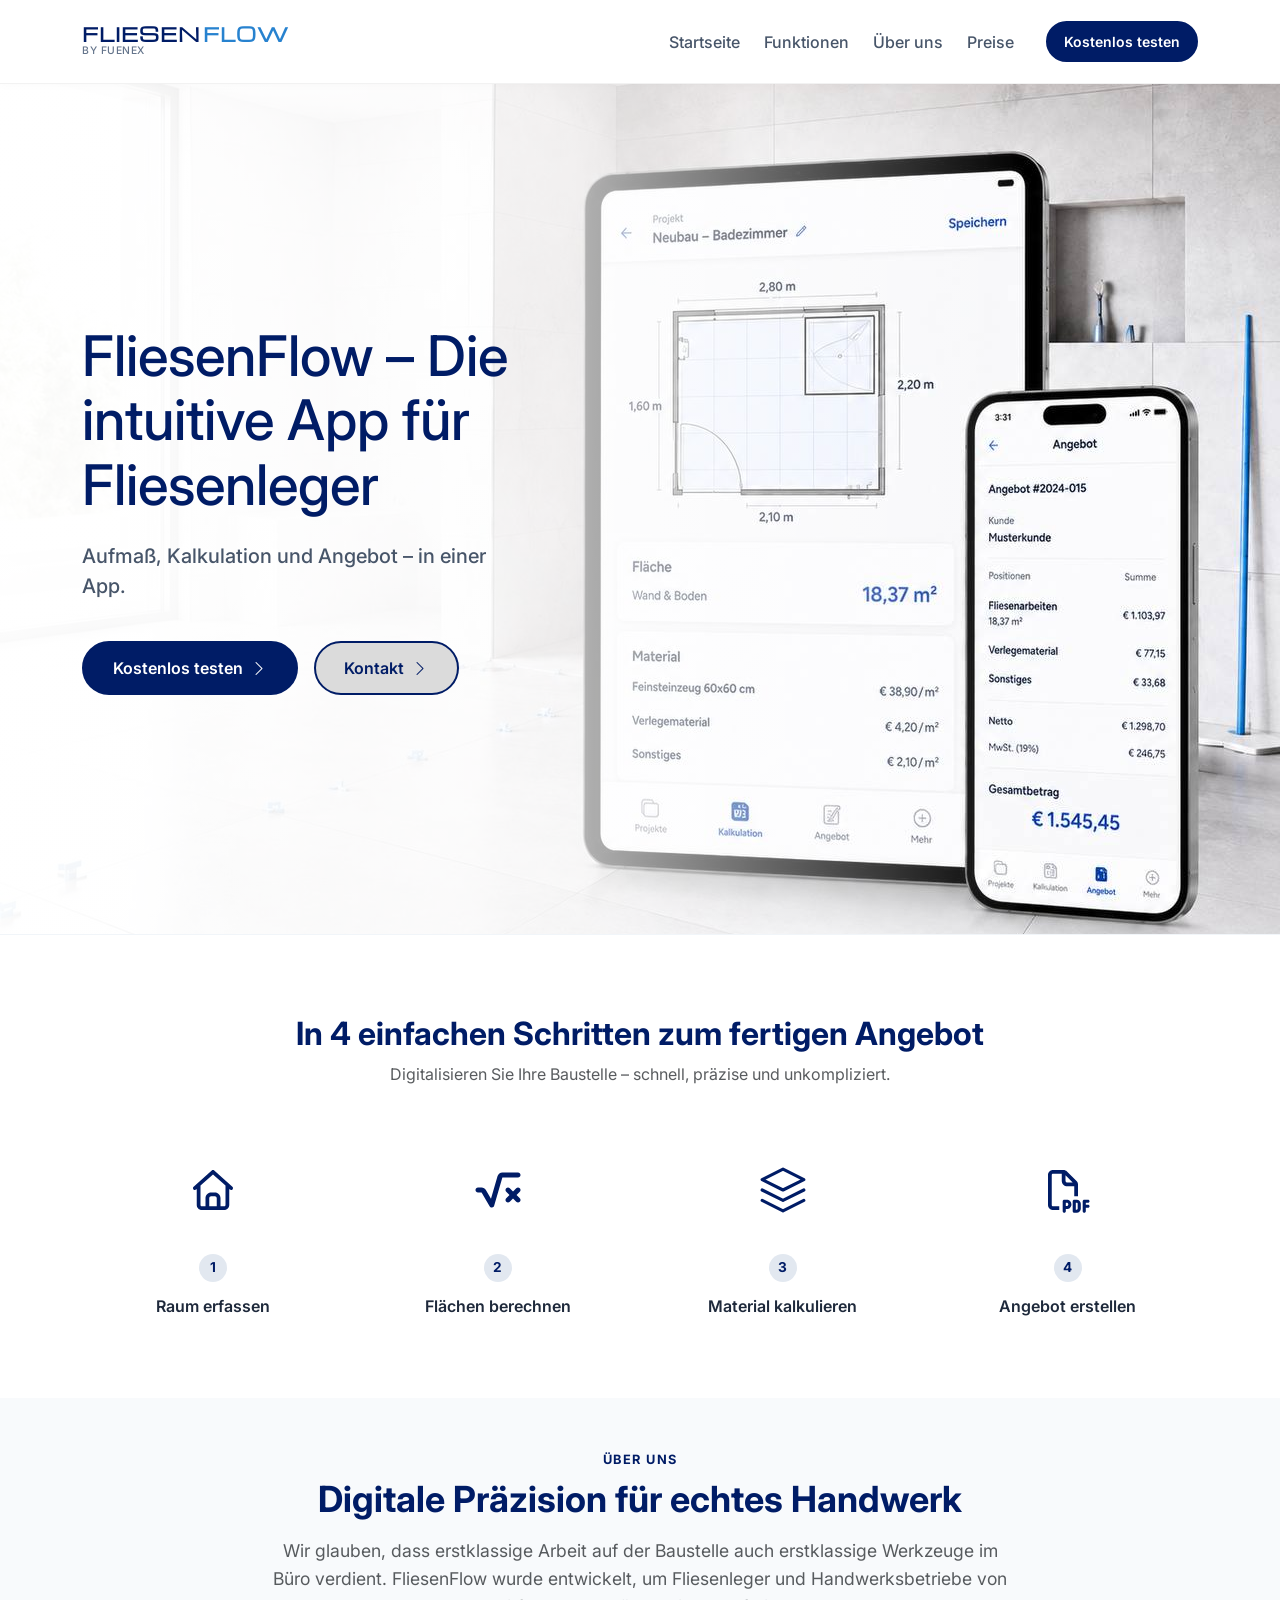
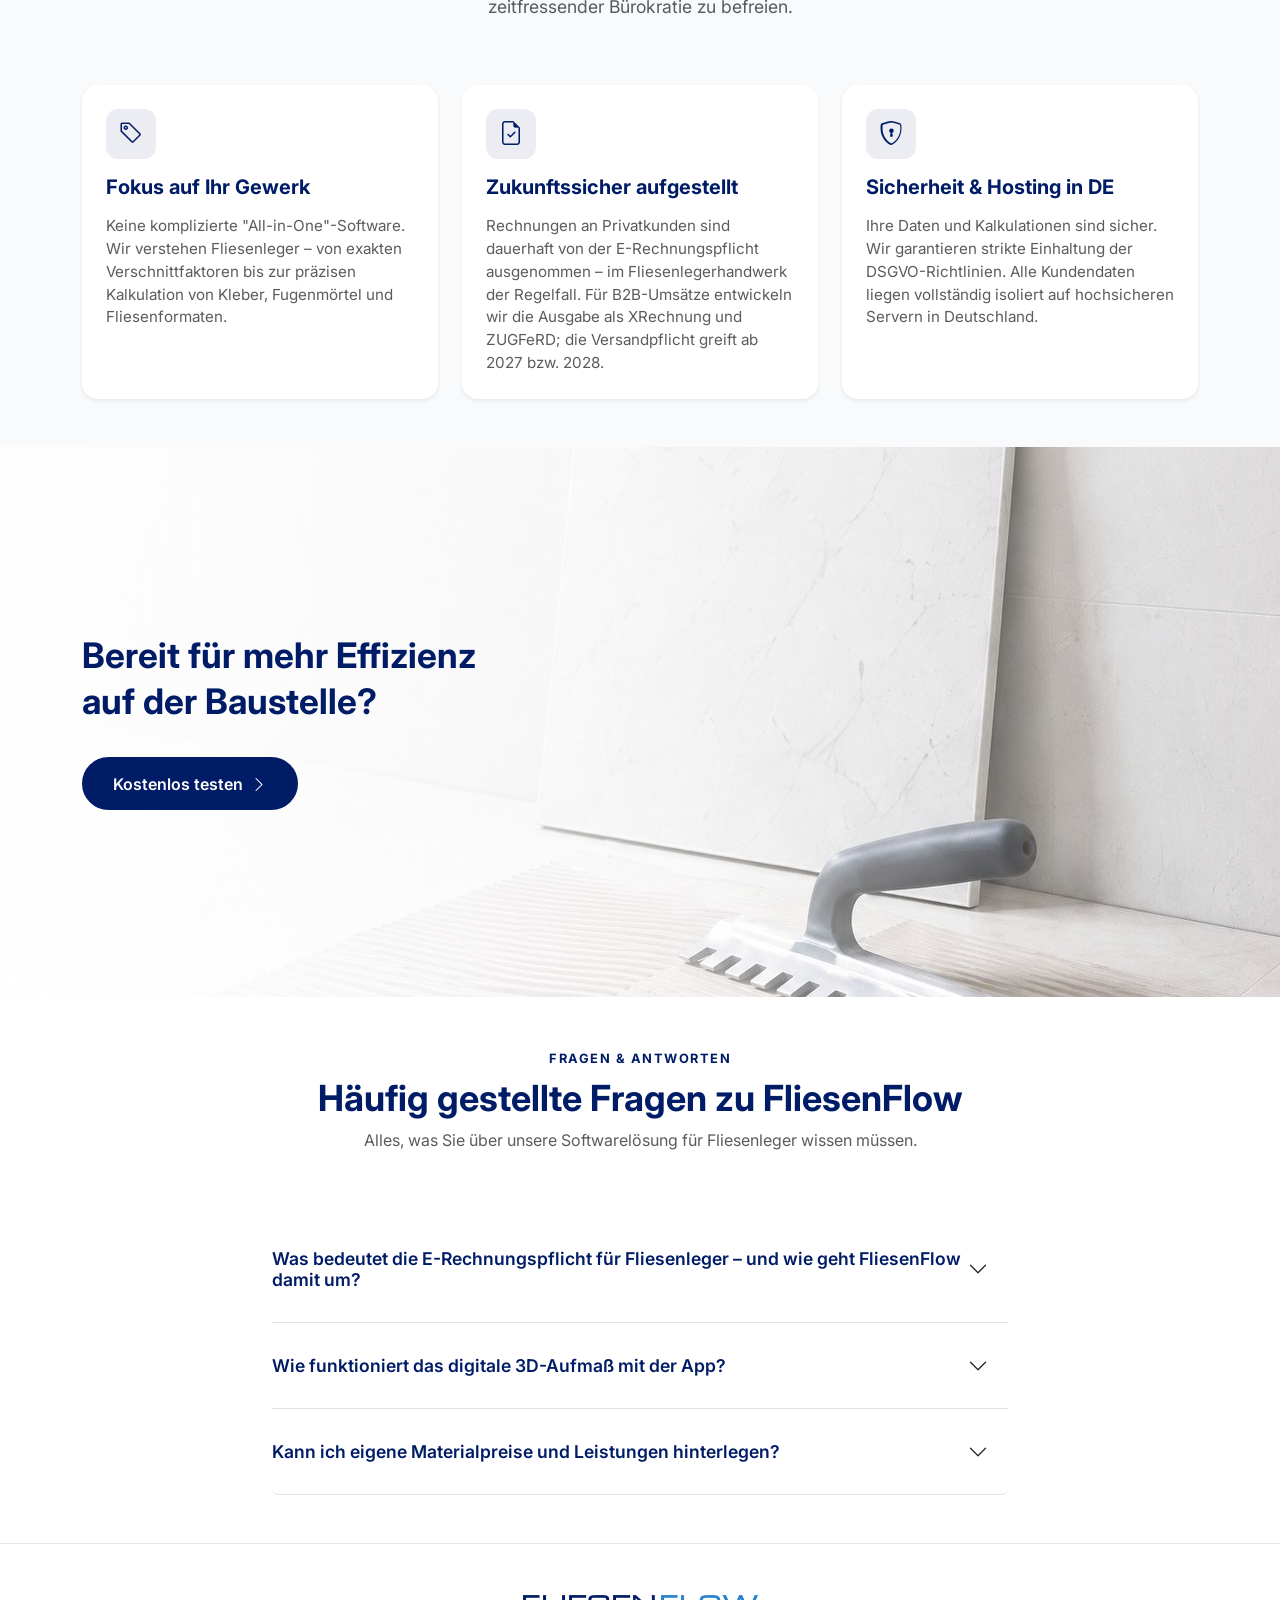
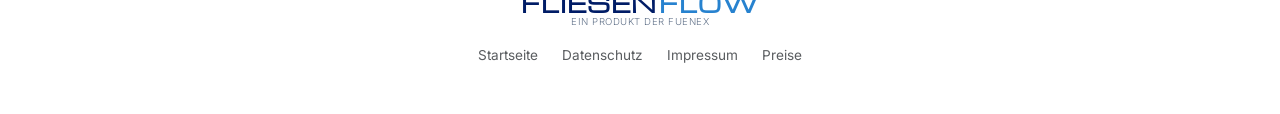
<file: index.html>
<!DOCTYPE html>
<html lang="de">

<head>
    <meta charset="UTF-8">
    <meta name="viewport" content="width=device-width, initial-scale=1.0">

    <!-- SEO: Оптимизированный заголовок (до 60 символов) -->
    <title>FliesenFlow | Die intuitive App für Fliesenleger</title>

    <!-- SEO: Мета-описание (140-160 символов с ключевыми словами) -->
    <meta name="description"
        content="Die Software & App für Fliesenleger in Deutschland. Mobiles Aufmaß, präzise Materialkalkulation und rechtssichere Angebote in unter 10 Minuten erstellen.">

    <!-- SEO: Каноническая ссылка -->
    <link rel="canonical" href="https://fliesenflow.de/">

    <!-- Social Media SEO (Open Graph) -->
    <meta property="og:type" content="website">
    <meta property="og:title" content="FliesenFlow | Die App für Fliesenleger - Aufmaß & Angebot">
    <meta property="og:description"
        content="Schnelles mobiles Aufmaß, präzise Materialberechnung und professionelle Angebote als PDF – direkt auf der Baustelle erstellen.">
    <meta property="og:url" content="https://fliesenflow.de/">
    <meta property="og:image" content="https://fliesenflow.de/images/og-share.jpg">
    <meta property="og:site_name" content="FliesenFlow">

    <!-- Twitter Card -->
    <meta name="twitter:card" content="summary_large_image">
    <meta name="twitter:title" content="FliesenFlow | Die App für Fliesenleger">
    <meta name="twitter:description"
        content="Mobiles Aufmaß und rechtssichere Angebote für Fliesenleger-Betriebe direkt auf dem Smartphone erstellen.">

    <!-- Иконка -->
    <link rel="icon" type="image/svg+xml"
        href="data:image/svg+xml,<svg xmlns=%22http://www.w3.org/2000/svg%22 viewBox=%220 0 100 100%22><rect width=%22100%22 height=%22100%22 rx=%2225%22 fill=%22%23001C66%22/><text y=%2272%22 x=%2227%22 font-family=%22Inter, sans-serif%22 font-size=%2265%22 font-weight=%22800%22 fill=%22%23FFFFFF%22>F</text></svg>">

    <!-- Bootstrap 5 CSS -->
    <link href="https://cdn.jsdelivr.net/npm/bootstrap@5.3.2/dist/css/bootstrap.min.css" rel="stylesheet">
    <!-- Bootstrap Icons -->
    <link href="https://cdn.jsdelivr.net/npm/bootstrap-icons@1.11.1/font/bootstrap-icons.css" rel="stylesheet">
    <!-- Google Fonts -->
    <link rel="preconnect" href="https://fonts.googleapis.com">
    <link rel="preconnect" href="https://fonts.gstatic.com" crossorigin>
    <link
        href="https://fonts.googleapis.com/css2?family=Inter:wght@300;400;500;600;700;800&family=Michroma&display=swap"
        rel="stylesheet">
    <link rel="stylesheet" href="styles.css">

    <!-- Стили для плавного скролла и компенсации высоты закрепленного хедера -->
    <style>
        html {
            scroll-behavior: smooth;
            scroll-padding-top: 85px; 
        }
        
        .sticky-navbar {
            position: sticky;
            top: 0;
            z-index: 1030;
            background-color: rgba(255, 255, 255, 0.95);
            backdrop-filter: blur(8px);
            border-bottom: 1px solid rgba(0, 0, 0, 0.05);
            box-shadow: 0 2px 10px rgba(0, 0, 0, 0.02);
        }

        .navbar-nav .nav-link {
            color: #475569;
            font-weight: 500;
            transition: color 0.2s ease;
        }

        .navbar-nav .nav-link:hover,
        .navbar-nav .nav-link:focus {
            color: #001C66;
        }

    </style>

    <!-- SEO & AI: Схема 1 (SoftwareApplication) -->
    <script type="application/ld+json">
    {
        "@context": "https://schema.org",
        "@type": "SoftwareApplication",
        "name": "FliesenFlow",
        "author": {
          "@type": "Organization",
          "name": "fuenex"
        },
        "operatingSystem": "iOS, Web",
        "applicationCategory": "BusinessApplication",
        "offers": {
          "@type": "Offer",
          "price": "0",
          "priceCurrency": "EUR"
        },
        "description": "Die intuitive App und Software für Fliesenleger. Erstellen Sie präzise Materialkalkulationen und rechtssichere Angebote direkt vor Ort beim Kunden.",
        "featureList": "Mobiles 3D-Aufmaß, Materialberechnung für Kleber und Fugenmörtel, PDF-Angebotserstellung"
    }
    </script>

    <!-- SEO & AI: Схема 2 (FAQPage) -->
    <script type="application/ld+json">
    {
      "@context": "https://schema.org",
      "@type": "FAQPage",
      "mainEntity": [{
        "@type": "Question",
        "name": "Was bedeutet die E-Rechnungspflicht für Fliesenleger \u2013 und wie geht FliesenFlow damit um?",
        "acceptedAnswer": {
          "@type": "Answer",
          "text": "Die E-Rechnungspflicht gilt ausschließlich für Umsätze zwischen Unternehmen (B2B). Rechnungen an Privatkunden \u2013 im Fliesenlegerhandwerk der Regelfall \u2013 sind dauerhaft ausgenommen. Empfangen müssen deutsche Unternehmen E-Rechnungen bereits seit dem 1. Januar 2025. Die Pflicht zum Versand greift ab dem 1. Januar 2027 für Betriebe mit mehr als 800.000 Euro Vorjahresumsatz und ab dem 1. Januar 2028 für alle übrigen. FliesenFlow deckt heute Aufmaß, Materialkalkulation und Angebote als PDF ab. Die Rechnungsstellung befindet sich in Entwicklung; die Ausgabe als XRechnung und ZUGFeRD ist für den B2B-Fall vorgesehen."
        }
      }, {
        "@type": "Question",
        "name": "Wie funktioniert das digitale 3D-Aufmaß mit der App?",
        "acceptedAnswer": {
          "@type": "Answer",
          "text": "Mit einem LiDAR-fähigen Apple-Gerät (ab iPhone 12 Pro) nutzt FliesenFlow die Apple RoomPlan API, um Wände, Fenster, Türen und Nischen automatisch zu vermessen. Für andere Geräte gibt es einen manuellen Eingabemodus."
        }
      }, {
        "@type": "Question",
        "name": "Kann ich eigene Materialpreise und Leistungen hinterlegen?",
        "acceptedAnswer": {
          "@type": "Answer",
          "text": "Ja. Im Firmenprofil können Sie eigene Leistungskataloge und Material-Preislisten für Fliesen, Kleber, Fugenmörtel und Arbeitszeit anlegen, die automatisch für die Angebotserstellung genutzt werden."
        }
      }]
    }
    </script>

</head>

<body>

    <!-- Навигация (Закрепленная адаптивная шапка) -->
    <nav class="navbar navbar-expand-lg sticky-navbar">
        <div class="container">
            <!-- Логотип -->
            <a class="navbar-brand d-flex flex-column align-items-start" href="#home">
                <span class="brand-logo"><span class="brand-fliesen">Fliesen</span><span class="brand-flow">Flow</span></span>
                <span class="brand-sub">by fuenex</span>
            </a>

            <!-- Мобильная кнопка-гамбургер -->
            <button class="navbar-toggler border-0" type="button" data-bs-toggle="collapse" data-bs-target="#navbarNav"
                aria-controls="navbarNav" aria-expanded="false" aria-label="Toggle navigation">
                <span class="navbar-toggler-icon"></span>
            </button>

            <!-- Меню навигации -->
            <div class="collapse navbar-collapse" id="navbarNav">
                <ul class="navbar-nav ms-auto align-items-lg-center gap-2 pt-3 pt-lg-0">
                    <li class="nav-item">
                        <a class="nav-link" href="#home">Startseite</a>
                    </li>
                    <li class="nav-item">
                        <a class="nav-link" href="#funktionen">Funktionen</a>
                    </li>
                    <li class="nav-item">
                        <a class="nav-link" href="#ueber-uns">Über uns</a>
                    </li>
                    <li class="nav-item">
                        <a class="nav-link" href="preise.html">Preise</a>
                    </li>
                    <li class="nav-item ms-lg-3 mt-2 mt-lg-0">
                        <a href="https://home-build.smartsoftsystem.de" data-app-link
                            class="btn btn-custom-primary btn-sm py-2 px-3 w-100 w-lg-auto text-white">
                            Kostenlos testen
                        </a>
                    </li>
                </ul>
            </div>
        </div>
    </nav>

    <!-- Первый экран (Hero) - Картинка на фоне, text поверх -->
    <header class="hero-section" id="home">
        <div class="container">
            <div class="row">
                <!-- Текст занимает 5 колонок из 12 на больших экранах -->
                <div class="col-lg-5 text-center text-lg-start">
                    <h1 class="hero-title ">FliesenFlow – Die intuitive App für Fliesenleger</h1>
                    <p class="hero-subtitle">Aufmaß, Kalkulation und Angebot – in einer App.</p>
                    <div class="d-flex flex-column flex-sm-row justify-content-center justify-content-lg-start gap-3">
                        <a href="https://home-build.smartsoftsystem.de" data-app-link class="btn btn-custom-primary">
                            Kostenlos testen <i class="bi bi-chevron-right ms-1"></i>
                        </a>
                        <button type="button" class="btn btn-custom-outline button_contact_us"
                            data-bs-toggle="modal" data-bs-target="#contactModal">
                            Kontakt <i class="bi bi-chevron-right ms-1"></i>
                        </button>
                    </div>
                </div>
            </div>
        </div>
    </header>

    <!-- Блок процесса (Шаги 1-4) -->
    <section class="process-section" id="funktionen">
        <div class="container">
            <div class="row justify-content-center mb-5">
                <div class="col-lg-8 text-center">
                    <h2 class="fw-bold" style="color: #001C66; font-size: 2rem;">In 4 einfachen Schritten zum fertigen Angebot</h2>
                    <p class="text-muted">Digitalisieren Sie Ihre Baustelle – schnell, präzise und unkompliziert.</p>
                </div>
            </div>

            <div class="row g-4 justify-content-center">

                <!-- Шаг 1 -->
                <div class="col-6 col-lg-3">
                    <div class="step-container">
                        <div class="step-icon-wrapper">
                            <svg xmlns="http://www.w3.org/2000/svg" viewBox="0 0 640 640">
                                <path
                                    d="M304 70.1C313.1 61.9 326.9 61.9 336 70.1L568 278.1C577.9 286.9 578.7 302.1 569.8 312C560.9 321.9 545.8 322.7 535.9 313.8L527.9 306.6L527.9 511.9C527.9 547.2 499.2 575.9 463.9 575.9L175.9 575.9C140.6 575.9 111.9 547.2 111.9 511.9L111.9 306.6L103.9 313.8C94 322.6 78.9 321.8 70 312C61.1 302.2 62 287 71.8 278.1L304 70.1zM320 120.2L160 263.7L160 512C160 520.8 167.2 528 176 528L224 528L224 424C224 384.2 256.2 352 296 352L344 352C383.8 352 416 384.2 416 424L416 528L464 528C472.8 528 480 520.8 480 512L480 263.7L320 120.3zM272 528L368 528L368 424C368 410.7 357.3 400 344 400L296 400C282.7 400 272 410.7 272 424L272 528z" />
                            </svg>
                        </div>
                        <div class="step-number">1</div>
                        <div class="step-text">Raum erfassen</div>
                    </div>
                </div>

                <!-- Шаг 2 -->
                <div class="col-6 col-lg-3">
                    <div class="step-container">
                        <div class="step-icon-wrapper">
                            <svg xmlns="http://www.w3.org/2000/svg" viewBox="0 0 640 640">
                                <path
                                    d="M314.6 142.1C322.6 114.8 347.6 96 376 96L576 96C593.7 96 608 110.3 608 128C608 145.7 593.7 160 576 160L376 160L270.7 521C267.1 533.3 256.6 542.2 243.9 543.8C231.2 545.4 218.8 539.2 212.4 528.2L109.6 352L64 352C46.3 352 32 337.7 32 320C32 302.3 46.3 288 64 288L109.6 288C132.4 288 153.4 300.1 164.9 319.8L230.1 431.6L314.5 142.1zM425.4 297.4C437.9 284.9 458.2 284.9 470.7 297.4L512.1 338.8L553.5 297.4C566 284.9 586.3 284.9 598.8 297.4C611.3 309.9 611.3 330.2 598.8 342.7L557.4 384.1L598.8 425.5C611.3 438 611.3 458.3 598.8 470.8C586.3 483.3 566 483.3 553.5 470.8L512.1 429.4L470.7 470.8C458.2 483.3 437.9 483.3 425.4 470.8C412.9 458.3 412.9 438 425.4 425.5L466.8 384.1L425.4 342.7C412.9 330.2 412.9 309.9 425.4 297.4z" />
                            </svg>
                        </div>
                        <div class="step-number">2</div>
                        <div class="step-text">Flächen berechnen</div>
                    </div>
                </div>

                <!-- Шаг 3 -->
                <div class="col-6 col-lg-3">
                    <div class="step-container">
                        <div class="step-icon-wrapper">
                            <!-- SVG иконка слоев материала -->
                            <svg viewBox="0 0 24 24" fill="none" stroke="currentColor" stroke-width="1.5"
                                stroke-linecap="round" stroke-linejoin="round">
                                <path d="M12 2L2 7l10 5 10-5-10-5zM2 17l10 5 10-5M2 12l10 5 10-5" />
                            </svg>
                        </div>
                        <div class="step-number">3</div>
                        <div class="step-text">Material kalkulieren</div>
                    </div>
                </div>

                <!-- Шаг 4 -->
                <div class="col-6 col-lg-3">
                    <div class="step-container">
                        <div class="step-icon-wrapper">
                            <svg xmlns="http://www.w3.org/2000/svg" viewBox="0 0 640 640">
                                <path
                                    d="M240 112L128 112C119.2 112 112 119.2 112 128L112 512C112 520.8 119.2 528 128 528L208 528L208 576L128 576C92.7 576 64 547.3 64 512L64 128C64 92.7 92.7 64 128 64L261.5 64C278.5 64 294.8 70.7 306.8 82.7L429.3 205.3C441.3 217.3 448 233.6 448 250.6L448 400.1L400 400.1L400 272.1L312 272.1C272.2 272.1 240 239.9 240 200.1L240 112.1zM380.1 224L288 131.9L288 200C288 213.3 298.7 224 312 224L380.1 224zM272 444L304 444C337.1 444 364 470.9 364 504C364 537.1 337.1 564 304 564L292 564L292 592C292 603 283 612 272 612C261 612 252 603 252 592L252 464C252 453 261 444 272 444zM304 524C315 524 324 515 324 504C324 493 315 484 304 484L292 484L292 524L304 524zM400 444L432 444C460.7 444 484 467.3 484 496L484 560C484 588.7 460.7 612 432 612L400 612C389 612 380 603 380 592L380 464C380 453 389 444 400 444zM432 572C438.6 572 444 566.6 444 560L444 496C444 489.4 438.6 484 432 484L420 484L420 572L432 572zM508 464C508 453 517 444 528 444L576 444C587 444 596 453 596 464C596 475 587 484 576 484L548 484L548 508L576 508C587 508 596 517 596 528C596 539 587 548 576 548L548 548L548 592C548 603 539 612 528 612C517 612 508 603 508 592L508 464z" />
                            </svg>
                        </div>
                        <div class="step-number">4</div>
                        <div class="step-text">Angebot erstellen</div>
                    </div>
                </div>

            </div>
        </div>
    </section>

    <!-- Секция "Über uns" (О нас) -->
    <section class="about-section py-5" style="background-color: #f8fafc;" id="ueber-uns">
        <div class="container">
            <div class="row justify-content-center mb-5">
                <div class="col-lg-8 text-center">
                    <span class="text-uppercase fw-bold"
                        style="font-size: 0.8rem; letter-spacing: 1.5px; color: #001C66;">Über uns</span>
                    <h2 class="mt-2 fw-bold" style="color: #001C66; font-size: 2.25rem;">Digitale Präzision für echtes
                        Handwerk</h2>
                    <p class="text-muted mt-3" style="font-size: 1.1rem; line-height: 1.6;">
                        Wir glauben, dass erstklassige Arbeit auf der Baustelle auch erstklassige Werkzeuge im Büro
                        verdient.
                        FliesenFlow wurde entwickelt, um Fliesenleger und Handwerksbetriebe von zeitfressender
                        Bürokratie zu befreien.
                    </p>
                </div>
            </div>

            <div class="row g-4">
                <!-- Карточка 1: Фокус на плиточниках -->
                <div class="col-md-4">
                    <div class="card h-100 border-0 shadow-sm p-4" style="border-radius: 16px;">
                        <div class="mb-3 d-flex align-items-center justify-content-center"
                            style="width: 50px; height: 50px; background-color: rgba(0, 28, 102, 0.08); border-radius: 12px;">
                            <i class="bi bi-tag" style="font-size: 1.5rem; color: #001C66;"></i>
                        </div>
                        <h3 class="fw-bold h5 mb-3" style="color: #001C66;">Fokus auf Ihr Gewerk</h3>
                        <p class="text-muted mb-0" style="font-size: 0.95rem; line-height: 1.5;">
                            Keine komplizierte "All-in-One"-Software. Wir verstehen Fliesenleger – von exakten
                            Verschnittfaktoren bis zur präzisen Kalkulation von Kleber, Fugenmörtel und Fliesenformaten.
                        </p>
                    </div>
                </div>

                <!-- Карточка 2: Соответствие законам (E-Rechnung) -->
                <div class="col-md-4">
                    <div class="card h-100 border-0 shadow-sm p-4" style="border-radius: 16px;">
                        <div class="mb-3 d-flex align-items-center justify-content-center"
                            style="width: 50px; height: 50px; background-color: rgba(0, 28, 102, 0.08); border-radius: 12px;">
                            <i class="bi bi-file-earmark-check" style="font-size: 1.5rem; color: #001C66;"></i>
                        </div>
                        <h3 class="fw-bold h5 mb-3" style="color: #001C66;">Zukunftssicher aufgestellt</h3>
                        <p class="text-muted mb-0" style="font-size: 0.95rem; line-height: 1.5;">
                            Rechnungen an Privatkunden sind dauerhaft von der E-Rechnungspflicht ausgenommen &ndash; im
                            Fliesenlegerhandwerk der Regelfall. Für B2B-Umsätze entwickeln wir die Ausgabe als
                            XRechnung und ZUGFeRD; die Versandpflicht greift ab 2027 bzw. 2028.
                        </p>
                    </div>
                </div>

                <!-- Карточка 3: Безопасность и серверы в Германии -->
                <div class="col-md-4">
                    <div class="card h-100 border-0 shadow-sm p-4" style="border-radius: 16px;">
                        <div class="mb-3 d-flex align-items-center justify-content-center"
                            style="width: 50px; height: 50px; background-color: rgba(0, 28, 102, 0.08); border-radius: 12px;">
                            <i class="bi bi-shield-lock" style="font-size: 1.5rem; color: #001C66;"></i>
                        </div>
                        <h3 class="fw-bold h5 mb-3" style="color: #001C66;">Sicherheit & Hosting in DE</h3>
                        <p class="text-muted mb-0" style="font-size: 0.95rem; line-height: 1.5;">
                            Ihre Daten und Kalkulationen sind sicher. Wir garantieren strikte Einhaltung der
                            DSGVO-Richtlinien. Alle Kundendaten liegen vollständig isoliert auf hochsicheren Servern in
                            Deutschland.
                        </p>
                    </div>
                </div>
            </div>
        </div>
    </section>

    <!-- Секция CTA - Картинка на фоне, текст поверх -->
    <section class="cta-section">
        <div class="container">
            <div class="row">
                <div class="col-lg-6 text-center text-lg-start">
                    <h2 class="cta-title">Bereit für mehr Effizienz<br>auf der Baustelle?</h2>
                    <a href="https://home-build.smartsoftsystem.de" data-app-link class="btn btn-custom-primary">
                        Kostenlos testen <i class="bi bi-chevron-right ms-1"></i>
                    </a>
                </div>
            </div>
        </div>
    </section>

    <!-- SEO & AI: FAQ Sektion (Оптимизация для ИИ-поисковиков) -->
    <section class="faq-section py-5" id="faq" style="background-color: #ffffff;">
        <div class="container">
            <div class="row justify-content-center mb-5">
                <div class="col-lg-8 text-center">
                    <span class="text-uppercase fw-bold"
                        style="font-size: 0.8rem; letter-spacing: 1.5px; color: #001C66;">Fragen & Antworten</span>
                    <h2 class="mt-2 fw-bold" style="color: #001C66; font-size: 2.25rem;">Häufig gestellte Fragen zu
                        FliesenFlow</h2>
                    <p class="text-muted">Alles, was Sie über unsere Softwarelösung für Fliesenleger wissen müssen.</p>
                </div>
            </div>

            <div class="row justify-content-center">
                <div class="col-lg-8">
                    <div class="accordion border-0" id="faqAccordion">

                        <!-- Вопрос 1 (Про E-Rechnung) -->
                        <div class="accordion-item border-0 border-bottom py-3">
                            <h3 class="accordion-header" id="headingOne">
                                <button
                                    class="accordion-button collapsed fw-semibold bg-transparent text-dark shadow-none ps-0"
                                    type="button" data-bs-toggle="collapse" data-bs-target="#collapseOne"
                                    aria-expanded="false" aria-controls="collapseOne"
                                    style="font-size: 1.1rem; color: #001C66 !important;">
                                    Was bedeutet die E-Rechnungspflicht für Fliesenleger &ndash; und wie geht
                                    FliesenFlow damit um?
                                </button>
                            </h3>
                            <div id="collapseOne" class="accordion-collapse collapse" aria-labelledby="headingOne"
                                data-bs-parent="#faqAccordion">
                                <div class="accordion-body ps-0 text-muted"
                                    style="font-size: 0.95rem; line-height: 1.6;">
                                    Die E-Rechnungspflicht gilt ausschließlich für Umsätze zwischen Unternehmen
                                    (B2B). <strong>Rechnungen an Privatkunden sind dauerhaft ausgenommen</strong>
                                    &ndash; im Fliesenlegerhandwerk der Regelfall. Empfangen müssen deutsche
                                    Unternehmen E-Rechnungen bereits seit dem 1. Januar 2025; die Pflicht zum
                                    <em>Versand</em> greift ab dem 1. Januar 2027 für Betriebe mit mehr als
                                    800.000&nbsp;&euro; Vorjahresumsatz und ab dem 1. Januar 2028 für alle übrigen.
                                    <br><br>
                                    FliesenFlow deckt heute Aufmaß, Materialkalkulation und Angebote als PDF ab. Die
                                    Rechnungsstellung befindet sich in Entwicklung; die Ausgabe als
                                    <strong>ZUGFeRD</strong> und <strong>XRechnung</strong> ist für den B2B-Fall
                                    vorgesehen.
                                </div>
                            </div>
                        </div>

                        <!-- Вопрос 2 (Про LiDAR / Aufmaß) -->
                        <div class="accordion-item border-0 border-bottom py-3">
                            <h3 class="accordion-header" id="headingTwo">
                                <button
                                    class="accordion-button collapsed fw-semibold bg-transparent text-dark shadow-none ps-0"
                                    type="button" data-bs-toggle="collapse" data-bs-target="#collapseTwo"
                                    aria-expanded="false" aria-controls="collapseTwo"
                                    style="font-size: 1.1rem; color: #001C66 !important;">
                                    Wie funktioniert das digitale 3D-Aufmaß mit der App?
                                </button>
                            </h3>
                            <div id="collapseTwo" class="accordion-collapse collapse" aria-labelledby="headingTwo"
                                data-bs-parent="#faqAccordion">
                                <div class="accordion-body ps-0 text-muted"
                                    style="font-size: 0.95rem; line-height: 1.6;">
                                    Mit einem LiDAR-fähigen Apple-Gerät (ab iPhone 12 Pro / iPad Pro) nutzt FliesenFlow die
                                    moderne <strong>Apple RoomPlan API</strong>. Sie scannen den Raum einfach mit der
                                    Kamera: Wände, Fenster, Türen und Nischen werden automatisch erkannt und
                                    zentimetergenau vermessen. Für ältere Geräte steht ein manueller Eingabemodus zur
                                    Verfügung.
                                </div>
                            </div>
                        </div>

                        <!-- Вопрос 3 (Про расчет материалов) -->
                        <div class="accordion-item border-0 border-bottom py-3">
                            <h3 class="accordion-header" id="headingThree">
                                <button
                                    class="accordion-button collapsed fw-semibold bg-transparent text-dark shadow-none ps-0"
                                    type="button" data-bs-toggle="collapse" data-bs-target="#collapseThree"
                                    aria-expanded="false" aria-controls="collapseThree"
                                    style="font-size: 1.1rem; color: #001C66 !important;">
                                    Kann ich eigene Materialpreise und Leistungen hinterlegen?
                                </button>
                            </h3>
                            <div id="collapseThree" class="accordion-collapse collapse" aria-labelledby="headingThree"
                                data-bs-parent="#faqAccordion">
                                <div class="accordion-body ps-0 text-muted"
                                    style="font-size: 0.95rem; line-height: 1.6;">
                                    Ja. In Ihrem persönlichen Firmenprofil können Sie einen eigenen Leistungskatalog und
                                    Material-Preislisten definieren. FliesenFlow nutzt diese Daten, um bei der Raumplanung
                                    automatisch die passenden Preise für Fliesen, Kleber, Fugenmörtel und Arbeitszeiten
                                    zu berechnen.
                                </div>
                            </div>
                        </div>

                    </div>
                </div>
            </div>
        </div>
    </section>

    <!-- Подвал -->
    <footer class="text-center">
        <div class="container">
            <div class="d-flex flex-column align-items-center mb-3">
                <span class="brand-logo" style="font-weight: 800; font-size: 1.4rem; letter-spacing: 1px;"><span class="brand-fliesen">Fliesen</span><span class="brand-flow">Flow</span></span>
                <span class="brand-sub"
                    style="font-size: 0.6rem; letter-spacing: 0.5px; text-transform: uppercase; color: #64748b;">Ein
                    Produkt der fuenex</span>
            </div>
            <div class="d-flex justify-content-center gap-4">
                <a href="index.html" class="text-muted small text-decoration-none" style="font-size: 0.85rem;">Startseite</a>
                <a href="datenschutz.html" class="text-muted small text-decoration-none" style="font-size: 0.85rem;">Datenschutz</a>
                <a href="impressum.html" class="text-muted small text-decoration-none" style="font-size: 0.85rem;">Impressum</a>
                <a href="preise.html" class="text-muted small text-decoration-none" style="font-size: 0.85rem;">Preise</a>
            </div>
        </div>
    </footer>

    <!-- Kontakt-Formular (Modal) -->
    <div class="modal fade" id="contactModal" tabindex="-1" aria-labelledby="contactModalLabel" aria-hidden="true">
        <div class="modal-dialog modal-dialog-centered">
            <div class="modal-content border-0 shadow-lg" style="border-radius: 16px;">
                <div class="modal-header border-0 pb-0">
                    <h5 class="modal-title fw-bold" id="contactModalLabel" style="color: #001C66;">Kontakt aufnehmen</h5>
                    <button type="button" class="btn-close" data-bs-dismiss="modal" aria-label="Schließen"></button>
                </div>
                <div class="modal-body pt-2">
                    <p class="text-muted small mb-3">Schreiben Sie uns – wir melden uns schnellstmöglich zurück.</p>
                    <form id="contactForm" novalidate>
                        <div class="mb-3">
                            <label for="cf-name" class="form-label small fw-semibold">Name</label>
                            <input type="text" class="form-control" id="cf-name" name="name" maxlength="100" required>
                        </div>
                        <div class="mb-3">
                            <label for="cf-email" class="form-label small fw-semibold">E-Mail</label>
                            <input type="email" class="form-control" id="cf-email" name="email" maxlength="150" required>
                        </div>
                        <div class="mb-3">
                            <label for="cf-message" class="form-label small fw-semibold">Nachricht</label>
                            <textarea class="form-control" id="cf-message" name="message" rows="4" minlength="5"
                                maxlength="2000" required></textarea>
                        </div>
                        <div class="mb-3">
                            <div class="form-check">
                                <input class="form-check-input" type="checkbox" id="cf-consent" required>
                                <label class="form-check-label small" for="cf-consent" style="line-height: 1.5; color: #475569;">
                                    Ich stimme der Verarbeitung meiner personenbezogenen Daten gemäß der
                                    <a href="datenschutz.html" target="_blank" rel="noopener"
                                        style="color: #001C66; text-decoration: underline;">
                                        Datenschutzerklärung
                                    </a>
                                    zu. *
                                </label>
                            </div>
                        </div>
                        <!-- Honeypot: für Menschen unsichtbar, nur Bots füllen es aus -->
                        <div aria-hidden="true" style="position:absolute; left:-9999px; top:auto; width:1px; height:1px; overflow:hidden;">
                            <label>Website (bitte leer lassen)
                                <input type="text" id="cf-website" name="website" tabindex="-1" autocomplete="off">
                            </label>
                        </div>
                        <div id="cf-status" class="small mb-3" role="status" aria-live="polite"></div>
                        <button type="submit" id="cf-submit" class="btn btn-custom-primary w-100">
                            Nachricht senden <i class="bi bi-send ms-1"></i>
                        </button>
                    </form>
                </div>
            </div>
        </div>
    </div>

    <!-- Bootstrap 5 JS Bundle -->
    <script src="https://cdn.jsdelivr.net/npm/bootstrap@5.3.2/dist/js/bootstrap.bundle.min.js"></script>

    <!-- Kontaktformular -> Backend-Proxy (API-Key bleibt serverseitig) -->
    <script>
        (function () {
            // Backend-Basis-URL. Lokal automatisch localhost, sonst Produktions-Backend.
            var isLocal = ['localhost', '127.0.0.1'].indexOf(location.hostname) !== -1;
            var API_BASE = isLocal ? 'http://localhost:8083' : 'https://home-build-server.shk.solutions';
            var ENDPOINT = API_BASE + '/api/v1/feedback';

            var form = document.getElementById('contactForm');
            var statusEl = document.getElementById('cf-status');
            var submitBtn = document.getElementById('cf-submit');

            function setStatus(msg, type) {
                statusEl.textContent = msg;
                statusEl.className = 'small mb-3 ' + (type === 'error' ? 'text-danger' : 'text-success');
            }

            form.addEventListener('submit', async function (e) {
                e.preventDefault();
                if (!form.checkValidity()) {
                    form.reportValidity();
                    return;
                }
                setStatus('', '');
                submitBtn.disabled = true;

                var payload = {
                    name: document.getElementById('cf-name').value.trim(),
                    email: document.getElementById('cf-email').value.trim(),
                    message: document.getElementById('cf-message').value.trim(),
                    website: document.getElementById('cf-website').value // Honeypot
                };

                try {
                    var res = await fetch(ENDPOINT, {
                        method: 'POST',
                        headers: { 'Content-Type': 'application/json' },
                        body: JSON.stringify(payload)
                    });
                    if (res.ok) {
                        setStatus('Vielen Dank! Ihre Nachricht wurde gesendet.', 'success');
                        form.reset();
                    } else {
                        setStatus('Es ist ein Fehler aufgetreten. Bitte versuchen Sie es später erneut.', 'error');
                    }
                } catch (err) {
                    setStatus('Verbindung fehlgeschlagen. Bitte versuchen Sie es später erneut.', 'error');
                } finally {
                    submitBtn.disabled = false;
                }
            });
        })();
    </script>
    <script src="app-link.js"></script>
</body>

</html>
</file>
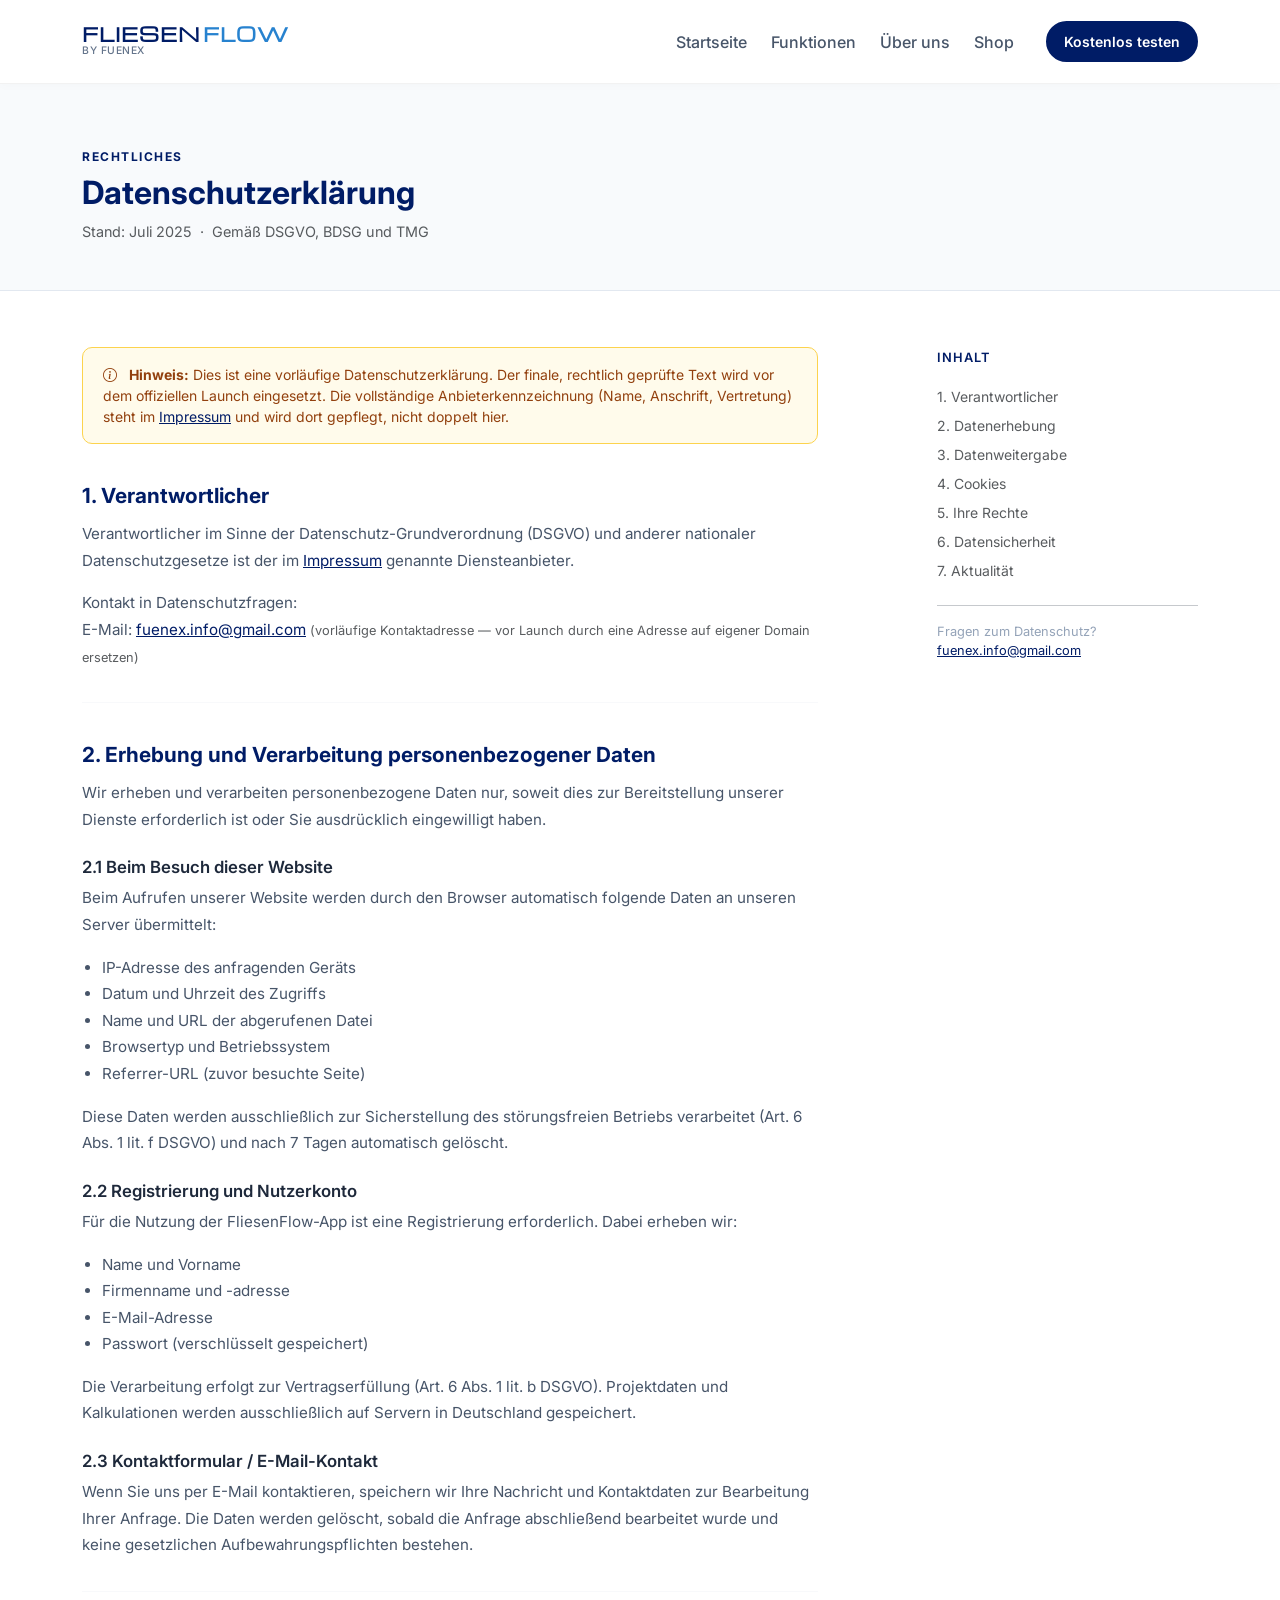
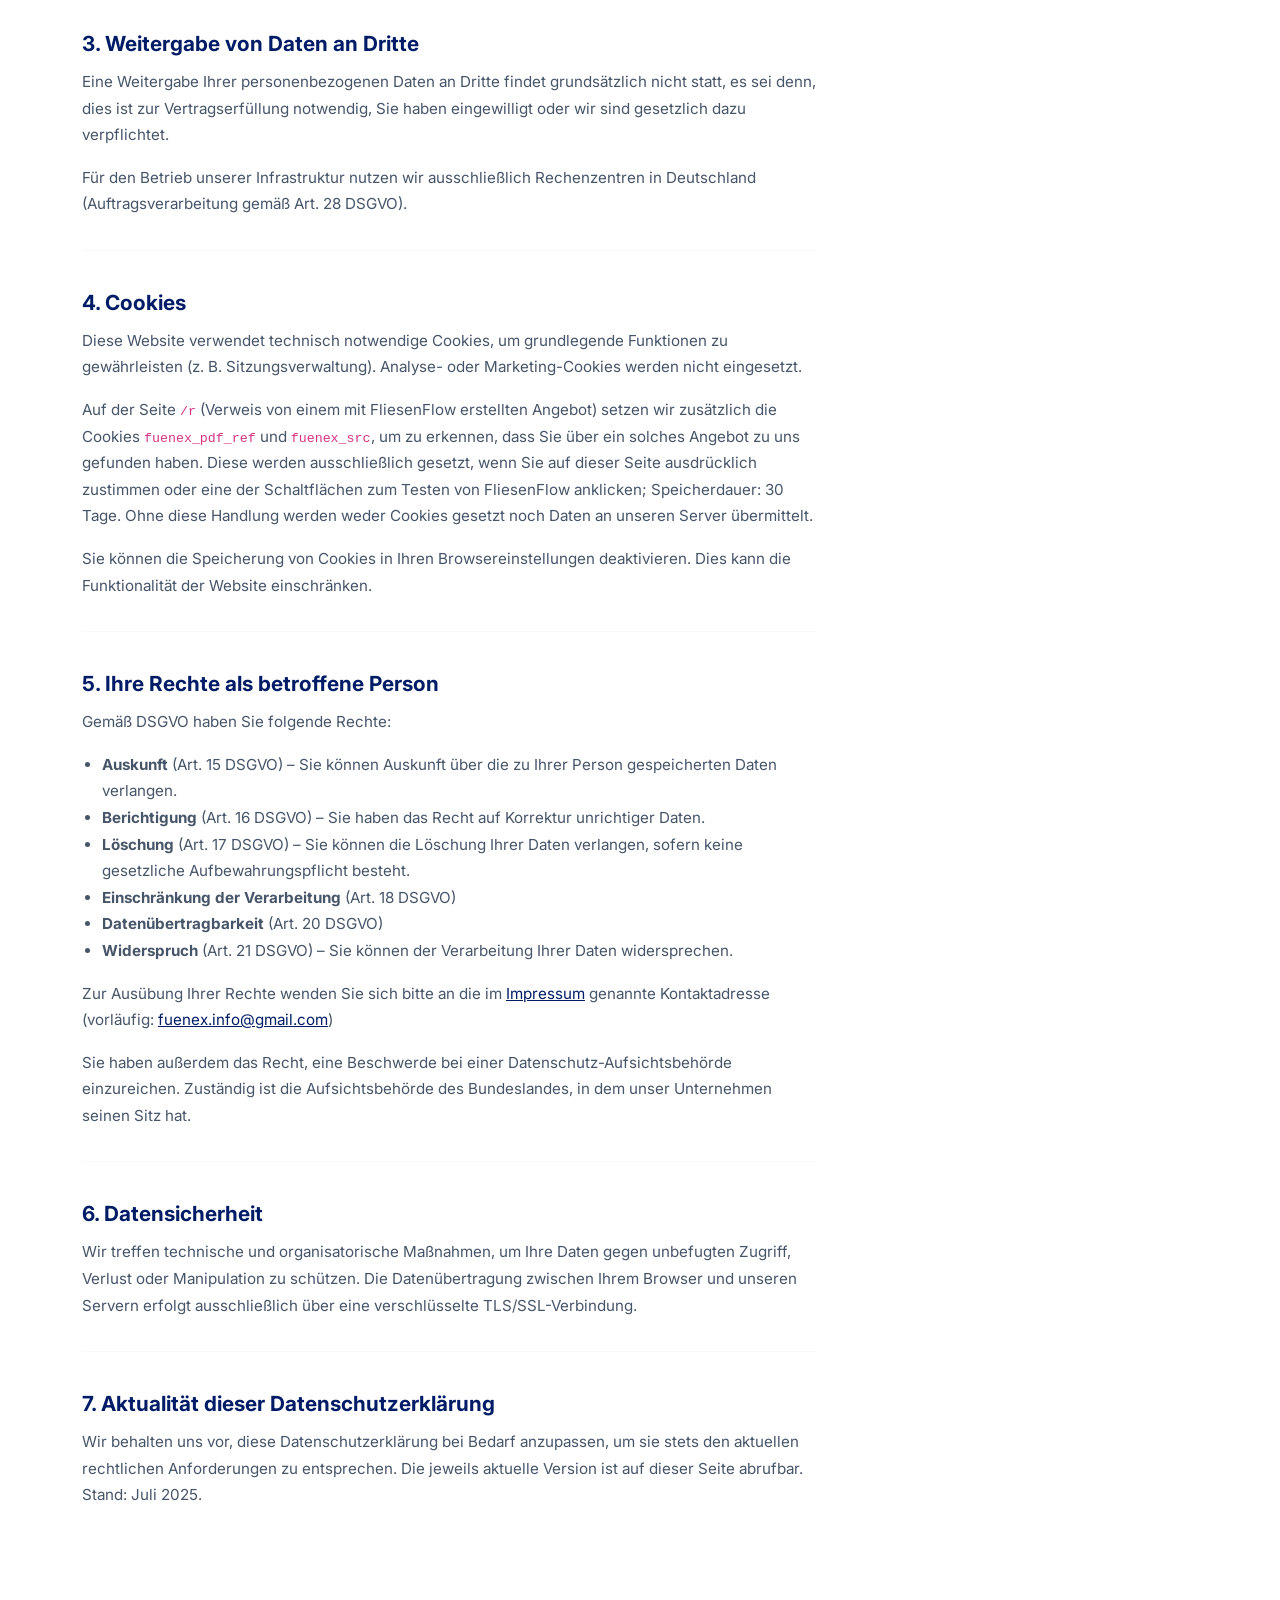
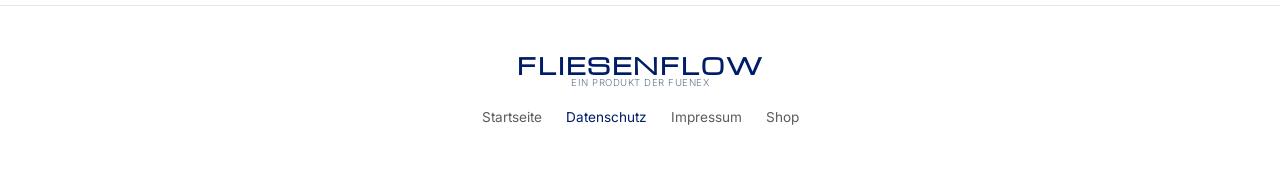
<file: datenschutz.html>
<!DOCTYPE html>
<html lang="de">

<head>
    <meta charset="UTF-8">
    <meta name="viewport" content="width=device-width, initial-scale=1.0">
    <title>Datenschutzerklärung | FliesenFlow</title>
    <meta name="description" content="Datenschutzerklärung von FliesenFlow – Informationen zur Verarbeitung personenbezogener Daten gemäß DSGVO.">
    <link rel="canonical" href="https://fliesenflow.de/datenschutz">
    <meta name="robots" content="noindex, follow">
    <link rel="icon" type="image/svg+xml"
        href="data:image/svg+xml,<svg xmlns=%22http://www.w3.org/2000/svg%22 viewBox=%220 0 100 100%22><rect width=%22100%22 height=%22100%22 rx=%2225%22 fill=%22%23001C66%22/><text y=%2272%22 x=%2227%22 font-family=%22Inter, sans-serif%22 font-size=%2265%22 font-weight=%22800%22 fill=%22%23FFFFFF%22>F</text></svg>">
    <link href="https://cdn.jsdelivr.net/npm/bootstrap@5.3.2/dist/css/bootstrap.min.css" rel="stylesheet">
    <link href="https://cdn.jsdelivr.net/npm/bootstrap-icons@1.11.1/font/bootstrap-icons.css" rel="stylesheet">
    <link rel="preconnect" href="https://fonts.googleapis.com">
    <link rel="preconnect" href="https://fonts.gstatic.com" crossorigin>
    <link href="https://fonts.googleapis.com/css2?family=Inter:wght@300;400;500;600;700;800&family=Michroma&display=swap" rel="stylesheet">
    <link rel="stylesheet" href="styles.css">
    <style>
        html {
            scroll-behavior: smooth;
            scroll-padding-top: 85px;
        }
        .sticky-navbar {
            position: sticky;
            top: 0;
            z-index: 1030;
            background-color: rgba(255, 255, 255, 0.95);
            backdrop-filter: blur(8px);
            border-bottom: 1px solid rgba(0, 0, 0, 0.05);
            box-shadow: 0 2px 10px rgba(0, 0, 0, 0.02);
        }
        .navbar-nav .nav-link {
            color: #475569;
            font-weight: 500;
            transition: color 0.2s ease;
        }
        .navbar-nav .nav-link:hover,
        .navbar-nav .nav-link:focus {
            color: #001C66;
        }
        .page-hero {
            padding: 4rem 0 3rem;
            background-color: #f8fafc;
            border-bottom: 1px solid #e2e8f0;
        }
        .legal-content {
            padding: 3.5rem 0 5rem;
        }
        .legal-content h2 {
            font-size: 1.3rem;
            font-weight: 700;
            color: #001C66;
            margin-top: 2.5rem;
            margin-bottom: 0.75rem;
        }
        .legal-content h3 {
            font-size: 1.05rem;
            font-weight: 600;
            color: #1e293b;
            margin-top: 1.5rem;
            margin-bottom: 0.5rem;
        }
        .legal-content p,
        .legal-content li {
            color: #475569;
            line-height: 1.75;
            font-size: 0.95rem;
        }
        .legal-content ul {
            padding-left: 1.25rem;
        }
        .legal-content a {
            color: #001C66;
        }
        .placeholder-notice {
            background-color: #fffbeb;
            border: 1px solid #fcd34d;
            border-radius: 10px;
            padding: 1rem 1.25rem;
            margin-bottom: 2.5rem;
            font-size: 0.875rem;
            color: #92400e;
        }
        .section-divider {
            border: none;
            border-top: 1px solid #e2e8f0;
            margin: 2rem 0;
        }
    </style>
</head>

<body>

    <nav class="navbar navbar-expand-lg sticky-navbar">
        <div class="container">
            <a class="navbar-brand d-flex flex-column align-items-start" href="index.html">
                <span class="brand-logo"><span class="brand-fliesen">Fliesen</span><span class="brand-flow">Flow</span></span>
                <span class="brand-sub">by fuenex</span>
            </a>
            <button class="navbar-toggler border-0" type="button" data-bs-toggle="collapse" data-bs-target="#navbarNav"
                aria-controls="navbarNav" aria-expanded="false" aria-label="Toggle navigation">
                <span class="navbar-toggler-icon"></span>
            </button>
            <div class="collapse navbar-collapse" id="navbarNav">
                <ul class="navbar-nav ms-auto align-items-lg-center gap-2 pt-3 pt-lg-0">
                    <li class="nav-item">
                        <a class="nav-link" href="index.html">Startseite</a>
                    </li>
                    <li class="nav-item">
                        <a class="nav-link" href="index.html#funktionen">Funktionen</a>
                    </li>
                    <li class="nav-item">
                        <a class="nav-link" href="index.html#ueber-uns">Über uns</a>
                    </li>
                    <li class="nav-item">
                        <a class="nav-link" href="shop.html">Shop</a>
                    </li>
                    <li class="nav-item ms-lg-3 mt-2 mt-lg-0">
                        <a href="https://home-build.smartsoftsystem.de" data-app-link
                            class="btn btn-custom-primary btn-sm py-2 px-3 w-100 w-lg-auto text-white">
                            Kostenlos testen
                        </a>
                    </li>
                </ul>
            </div>
        </div>
    </nav>

    <!-- Hero -->
    <section class="page-hero">
        <div class="container">
            <div class="row">
                <div class="col-lg-8">
                    <p class="text-uppercase fw-bold mb-2"
                        style="font-size: 0.75rem; letter-spacing: 1.5px; color: #001C66;">Rechtliches</p>
                    <h1 class="fw-bold mb-2" style="color: #001C66; font-size: 2rem;">Datenschutzerklärung</h1>
                    <p class="text-muted mb-0" style="font-size: 0.9rem;">
                        Stand: Juli 2025 &nbsp;·&nbsp; Gemäß DSGVO, BDSG und TMG
                    </p>
                </div>
            </div>
        </div>
    </section>

    <!-- Основной контент -->
    <section class="legal-content">
        <div class="container">
            <div class="row">
                <div class="col-lg-8">

                    <div class="placeholder-notice">
                        <i class="bi bi-info-circle me-2"></i>
                        <strong>Hinweis:</strong> Dies ist eine vorläufige Datenschutzerklärung.
                        Der finale, rechtlich geprüfte Text wird vor dem offiziellen Launch eingesetzt.
                        Die vollständige Anbieterkennzeichnung (Name, Anschrift, Vertretung) steht im
                        <a href="impressum.html">Impressum</a> und wird dort gepflegt, nicht doppelt hier.
                    </div>

                    <!-- 1. Verantwortlicher -->
                    <h2>1. Verantwortlicher</h2>
                    <p>
                        Verantwortlicher im Sinne der Datenschutz-Grundverordnung (DSGVO) und anderer nationaler
                        Datenschutzgesetze ist der im <a href="impressum.html">Impressum</a> genannte Diensteanbieter.
                    </p>
                    <p>
                        Kontakt in Datenschutzfragen:<br>
                        E-Mail: <a href="mailto:fuenex.info@gmail.com">fuenex.info@gmail.com</a>
                        <span class="text-muted" style="font-size: 0.8rem;">(vorläufige Kontaktadresse — vor Launch durch eine Adresse auf eigener Domain ersetzen)</span>
                    </p>

                    <hr class="section-divider">

                    <!-- 2. Erhebung von Daten -->
                    <h2>2. Erhebung und Verarbeitung personenbezogener Daten</h2>
                    <p>
                        Wir erheben und verarbeiten personenbezogene Daten nur, soweit dies zur Bereitstellung
                        unserer Dienste erforderlich ist oder Sie ausdrücklich eingewilligt haben.
                    </p>

                    <h3>2.1 Beim Besuch dieser Website</h3>
                    <p>
                        Beim Aufrufen unserer Website werden durch den Browser automatisch folgende Daten
                        an unseren Server übermittelt:
                    </p>
                    <ul>
                        <li>IP-Adresse des anfragenden Geräts</li>
                        <li>Datum und Uhrzeit des Zugriffs</li>
                        <li>Name und URL der abgerufenen Datei</li>
                        <li>Browsertyp und Betriebssystem</li>
                        <li>Referrer-URL (zuvor besuchte Seite)</li>
                    </ul>
                    <p>
                        Diese Daten werden ausschließlich zur Sicherstellung des störungsfreien Betriebs
                        verarbeitet (Art. 6 Abs. 1 lit. f DSGVO) und nach 7 Tagen automatisch gelöscht.
                    </p>

                    <h3>2.2 Registrierung und Nutzerkonto</h3>
                    <p>
                        Für die Nutzung der FliesenFlow-App ist eine Registrierung erforderlich. Dabei erheben wir:
                    </p>
                    <ul>
                        <li>Name und Vorname</li>
                        <li>Firmenname und -adresse</li>
                        <li>E-Mail-Adresse</li>
                        <li>Passwort (verschlüsselt gespeichert)</li>
                    </ul>
                    <p>
                        Die Verarbeitung erfolgt zur Vertragserfüllung (Art. 6 Abs. 1 lit. b DSGVO).
                        Projektdaten und Kalkulationen werden ausschließlich auf Servern in Deutschland gespeichert.
                    </p>

                    <h3>2.3 Kontaktformular / E-Mail-Kontakt</h3>
                    <p>
                        Wenn Sie uns per E-Mail kontaktieren, speichern wir Ihre Nachricht und Kontaktdaten
                        zur Bearbeitung Ihrer Anfrage. Die Daten werden gelöscht, sobald die Anfrage
                        abschließend bearbeitet wurde und keine gesetzlichen Aufbewahrungspflichten bestehen.
                    </p>

                    <hr class="section-divider">

                    <!-- 3. Weitergabe -->
                    <h2>3. Weitergabe von Daten an Dritte</h2>
                    <p>
                        Eine Weitergabe Ihrer personenbezogenen Daten an Dritte findet grundsätzlich nicht statt,
                        es sei denn, dies ist zur Vertragserfüllung notwendig, Sie haben eingewilligt oder
                        wir sind gesetzlich dazu verpflichtet.
                    </p>
                    <p>
                        Für den Betrieb unserer Infrastruktur nutzen wir ausschließlich Rechenzentren in
                        Deutschland (Auftragsverarbeitung gemäß Art. 28 DSGVO).
                    </p>

                    <hr class="section-divider">

                    <!-- 4. Cookies -->
                    <h2>4. Cookies</h2>
                    <p>
                        Diese Website verwendet technisch notwendige Cookies, um grundlegende Funktionen
                        zu gewährleisten (z. B. Sitzungsverwaltung). Analyse- oder Marketing-Cookies
                        werden nicht eingesetzt.
                    </p>
                    <p>
                        Auf der Seite <code>/r</code> (Verweis von einem mit FliesenFlow erstellten Angebot)
                        setzen wir zusätzlich die Cookies <code>fuenex_pdf_ref</code> und
                        <code>fuenex_src</code>, um zu erkennen, dass Sie über ein solches Angebot zu
                        uns gefunden haben. Diese werden ausschließlich gesetzt, wenn Sie auf dieser
                        Seite ausdrücklich zustimmen oder eine der Schaltflächen zum Testen von FliesenFlow
                        anklicken; Speicherdauer: 30 Tage. Ohne diese Handlung werden weder Cookies
                        gesetzt noch Daten an unseren Server übermittelt.
                    </p>
                    <p>
                        Sie können die Speicherung von Cookies in Ihren Browsereinstellungen deaktivieren.
                        Dies kann die Funktionalität der Website einschränken.
                    </p>

                    <hr class="section-divider">

                    <!-- 5. Rechte -->
                    <h2>5. Ihre Rechte als betroffene Person</h2>
                    <p>Gemäß DSGVO haben Sie folgende Rechte:</p>
                    <ul>
                        <li><strong>Auskunft</strong> (Art. 15 DSGVO) – Sie können Auskunft über die zu Ihrer Person gespeicherten Daten verlangen.</li>
                        <li><strong>Berichtigung</strong> (Art. 16 DSGVO) – Sie haben das Recht auf Korrektur unrichtiger Daten.</li>
                        <li><strong>Löschung</strong> (Art. 17 DSGVO) – Sie können die Löschung Ihrer Daten verlangen, sofern keine gesetzliche Aufbewahrungspflicht besteht.</li>
                        <li><strong>Einschränkung der Verarbeitung</strong> (Art. 18 DSGVO)</li>
                        <li><strong>Datenübertragbarkeit</strong> (Art. 20 DSGVO)</li>
                        <li><strong>Widerspruch</strong> (Art. 21 DSGVO) – Sie können der Verarbeitung Ihrer Daten widersprechen.</li>
                    </ul>
                    <p>
                        Zur Ausübung Ihrer Rechte wenden Sie sich bitte an die im <a href="impressum.html">Impressum</a> genannte Kontaktadresse
                        (vorläufig: <a href="mailto:fuenex.info@gmail.com">fuenex.info@gmail.com</a>)
                    </p>
                    <p>
                        Sie haben außerdem das Recht, eine Beschwerde bei einer Datenschutz-Aufsichtsbehörde
                        einzureichen. Zuständig ist die Aufsichtsbehörde des Bundeslandes, in dem unser
                        Unternehmen seinen Sitz hat.
                    </p>

                    <hr class="section-divider">

                    <!-- 6. Datensicherheit -->
                    <h2>6. Datensicherheit</h2>
                    <p>
                        Wir treffen technische und organisatorische Maßnahmen, um Ihre Daten gegen unbefugten
                        Zugriff, Verlust oder Manipulation zu schützen. Die Datenübertragung zwischen Ihrem
                        Browser und unseren Servern erfolgt ausschließlich über eine verschlüsselte
                        TLS/SSL-Verbindung.
                    </p>

                    <hr class="section-divider">

                    <!-- 7. Aktualität -->
                    <h2>7. Aktualität dieser Datenschutzerklärung</h2>
                    <p>
                        Wir behalten uns vor, diese Datenschutzerklärung bei Bedarf anzupassen, um sie
                        stets den aktuellen rechtlichen Anforderungen zu entsprechen. Die jeweils aktuelle
                        Version ist auf dieser Seite abrufbar. Stand: Juli 2025.
                    </p>

                </div>

                <!-- Боковая панель навигации по странице -->
                <div class="col-lg-3 offset-lg-1 d-none d-lg-block">
                    <div style="position: sticky; top: 100px;">
                        <p class="fw-semibold mb-3" style="font-size: 0.8rem; letter-spacing: 1px; text-transform: uppercase; color: #001C66;">Inhalt</p>
                        <nav class="d-flex flex-column gap-2">
                            <a href="#" onclick="document.querySelector('h2').scrollIntoView({behavior:'smooth'}); return false;"
                                class="text-muted text-decoration-none" style="font-size: 0.875rem;">1. Verantwortlicher</a>
                            <a href="#" class="text-muted text-decoration-none" style="font-size: 0.875rem;">2. Datenerhebung</a>
                            <a href="#" class="text-muted text-decoration-none" style="font-size: 0.875rem;">3. Datenweitergabe</a>
                            <a href="#" class="text-muted text-decoration-none" style="font-size: 0.875rem;">4. Cookies</a>
                            <a href="#" class="text-muted text-decoration-none" style="font-size: 0.875rem;">5. Ihre Rechte</a>
                            <a href="#" class="text-muted text-decoration-none" style="font-size: 0.875rem;">6. Datensicherheit</a>
                            <a href="#" class="text-muted text-decoration-none" style="font-size: 0.875rem;">7. Aktualität</a>
                        </nav>
                        <hr class="mt-4 mb-3">
                        <p style="font-size: 0.8rem; color: #94a3b8; line-height: 1.5;">
                            Fragen zum Datenschutz?<br>
                            <a href="mailto:fuenex.info@gmail.com" style="color: #001C66; font-size: 0.8rem;">fuenex.info@gmail.com</a>
                        </p>
                    </div>
                </div>
            </div>
        </div>
    </section>

    <!-- Футер -->
    <footer class="text-center">
        <div class="container">
            <div class="d-flex flex-column align-items-center mb-3">
                <span class="brand-logo"
                    style="font-weight: 800; font-size: 1.4rem; letter-spacing: 2px; color: var(--primary-color);">FliesenFlow</span>
                <span class="brand-sub"
                    style="font-size: 0.6rem; letter-spacing: 0.5px; text-transform: uppercase; color: #64748b;">Ein
                    Produkt der fuenex</span>
            </div>
            <div class="d-flex justify-content-center gap-4">
                <a href="index.html" class="text-muted small text-decoration-none" style="font-size: 0.85rem;">Startseite</a>
                <a href="datenschutz.html" class="text-muted small text-decoration-none" style="font-size: 0.85rem; color: #001C66 !important;">Datenschutz</a>
                <a href="impressum.html" class="text-muted small text-decoration-none" style="font-size: 0.85rem;">Impressum</a>
                <a href="shop.html" class="text-muted small text-decoration-none" style="font-size: 0.85rem;">Shop</a>
            </div>
        </div>
    </footer>

    <script src="https://cdn.jsdelivr.net/npm/bootstrap@5.3.2/dist/js/bootstrap.bundle.min.js"></script>
    <script src="app-link.js"></script>
</body>

</html>
</file>
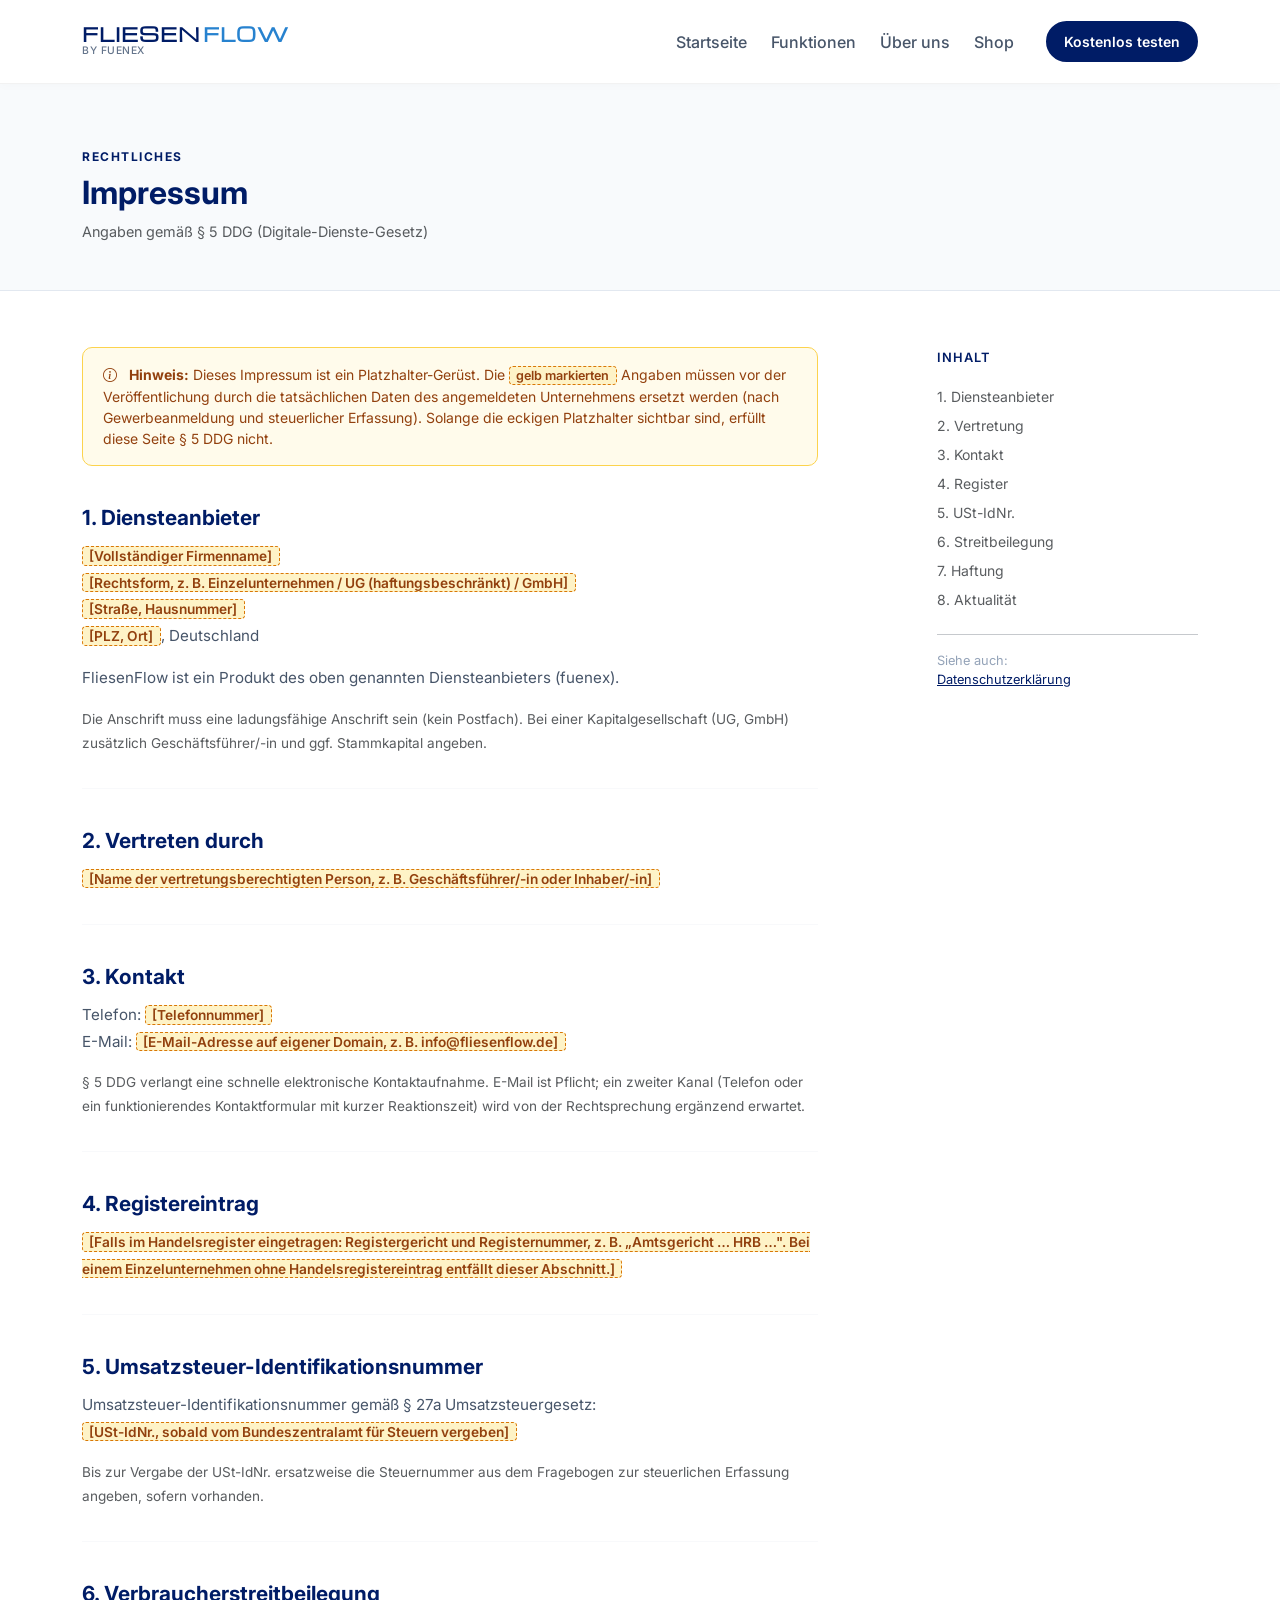
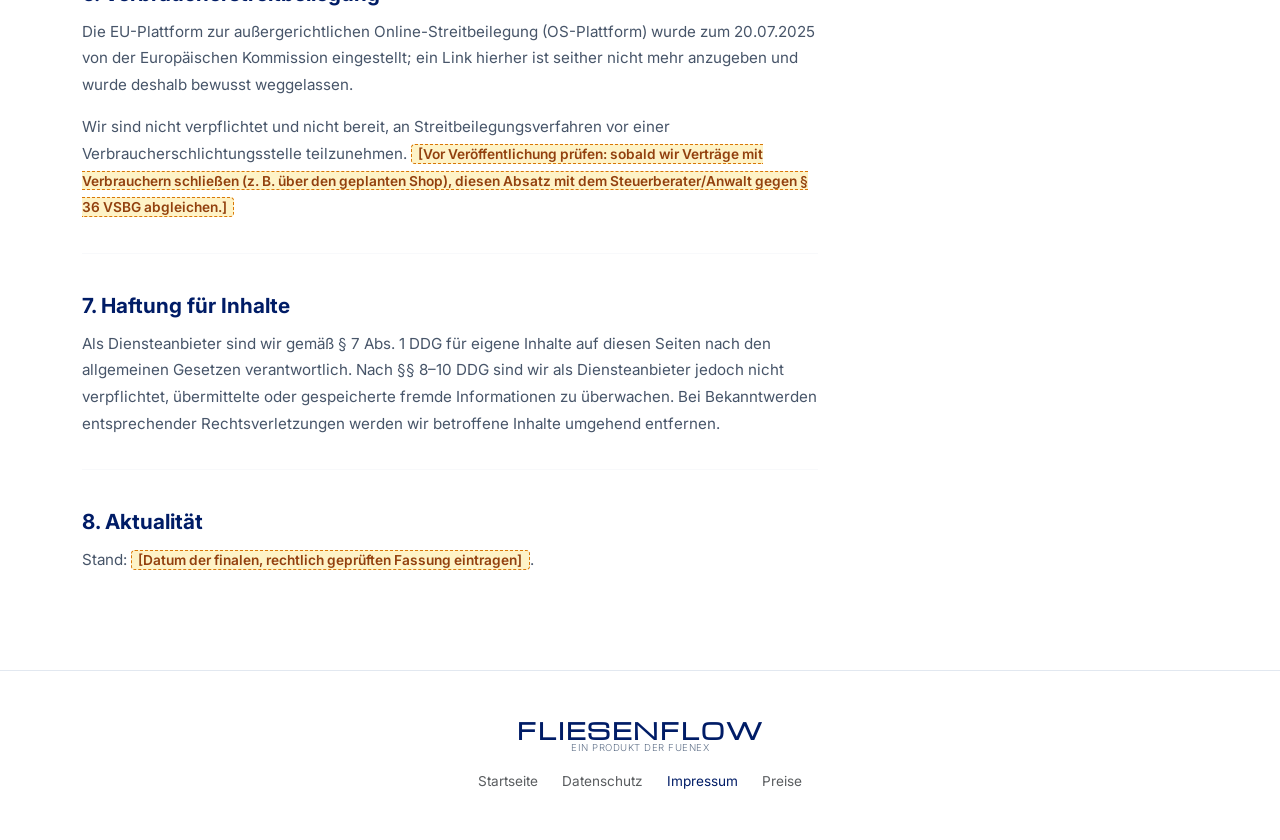
<file: impressum.html>
<!DOCTYPE html>
<html lang="de">

<head>
    <meta charset="UTF-8">
    <meta name="viewport" content="width=device-width, initial-scale=1.0">
    <title>Impressum | FliesenFlow</title>
    <meta name="description" content="Impressum von FliesenFlow – Anbieterkennzeichnung gemäß § 5 DDG.">
    <link rel="canonical" href="https://fliesenflow.de/impressum">
    <meta name="robots" content="noindex, follow">
    <link rel="icon" type="image/svg+xml"
        href="data:image/svg+xml,<svg xmlns=%22http://www.w3.org/2000/svg%22 viewBox=%220 0 100 100%22><rect width=%22100%22 height=%22100%22 rx=%2225%22 fill=%22%23001C66%22/><text y=%2272%22 x=%2227%22 font-family=%22Inter, sans-serif%22 font-size=%2265%22 font-weight=%22800%22 fill=%22%23FFFFFF%22>F</text></svg>">
    <link href="https://cdn.jsdelivr.net/npm/bootstrap@5.3.2/dist/css/bootstrap.min.css" rel="stylesheet">
    <link href="https://cdn.jsdelivr.net/npm/bootstrap-icons@1.11.1/font/bootstrap-icons.css" rel="stylesheet">
    <link rel="preconnect" href="https://fonts.googleapis.com">
    <link rel="preconnect" href="https://fonts.gstatic.com" crossorigin>
    <link href="https://fonts.googleapis.com/css2?family=Inter:wght@300;400;500;600;700;800&family=Michroma&display=swap" rel="stylesheet">
    <link rel="stylesheet" href="styles.css">
    <style>
        html {
            scroll-behavior: smooth;
            scroll-padding-top: 85px;
        }
        .sticky-navbar {
            position: sticky;
            top: 0;
            z-index: 1030;
            background-color: rgba(255, 255, 255, 0.95);
            backdrop-filter: blur(8px);
            border-bottom: 1px solid rgba(0, 0, 0, 0.05);
            box-shadow: 0 2px 10px rgba(0, 0, 0, 0.02);
        }
        .navbar-nav .nav-link {
            color: #475569;
            font-weight: 500;
            transition: color 0.2s ease;
        }
        .navbar-nav .nav-link:hover,
        .navbar-nav .nav-link:focus {
            color: #001C66;
        }
        .page-hero {
            padding: 4rem 0 3rem;
            background-color: #f8fafc;
            border-bottom: 1px solid #e2e8f0;
        }
        .legal-content {
            padding: 3.5rem 0 5rem;
        }
        .legal-content h2 {
            font-size: 1.3rem;
            font-weight: 700;
            color: #001C66;
            margin-top: 2.5rem;
            margin-bottom: 0.75rem;
        }
        .legal-content h3 {
            font-size: 1.05rem;
            font-weight: 600;
            color: #1e293b;
            margin-top: 1.5rem;
            margin-bottom: 0.5rem;
        }
        .legal-content p,
        .legal-content li {
            color: #475569;
            line-height: 1.75;
            font-size: 0.95rem;
        }
        .legal-content ul {
            padding-left: 1.25rem;
        }
        .legal-content a {
            color: #001C66;
        }
        .placeholder-notice {
            background-color: #fffbeb;
            border: 1px solid #fcd34d;
            border-radius: 10px;
            padding: 1rem 1.25rem;
            margin-bottom: 2.5rem;
            font-size: 0.875rem;
            color: #92400e;
        }
        .section-divider {
            border: none;
            border-top: 1px solid #e2e8f0;
            margin: 2rem 0;
        }
        /* Deutlich markierte Platzhalter: erst ersetzen, dann veröffentlichen */
        .fill-in {
            background-color: #fef3c7;
            border: 1px dashed #d97706;
            border-radius: 4px;
            padding: 0.05rem 0.4rem;
            color: #92400e;
            font-style: normal;
            font-weight: 600;
            font-size: 0.9em;
        }
    </style>
</head>

<body>

    <nav class="navbar navbar-expand-lg sticky-navbar">
        <div class="container">
            <a class="navbar-brand d-flex flex-column align-items-start" href="index.html">
                <span class="brand-logo"><span class="brand-fliesen">Fliesen</span><span class="brand-flow">Flow</span></span>
                <span class="brand-sub">by fuenex</span>
            </a>
            <button class="navbar-toggler border-0" type="button" data-bs-toggle="collapse" data-bs-target="#navbarNav"
                aria-controls="navbarNav" aria-expanded="false" aria-label="Toggle navigation">
                <span class="navbar-toggler-icon"></span>
            </button>
            <div class="collapse navbar-collapse" id="navbarNav">
                <ul class="navbar-nav ms-auto align-items-lg-center gap-2 pt-3 pt-lg-0">
                    <li class="nav-item">
                        <a class="nav-link" href="index.html">Startseite</a>
                    </li>
                    <li class="nav-item">
                        <a class="nav-link" href="index.html#funktionen">Funktionen</a>
                    </li>
                    <li class="nav-item">
                        <a class="nav-link" href="index.html#ueber-uns">Über uns</a>
                    </li>
                    <li class="nav-item">
                        <a class="nav-link" href="shop.html">Shop</a>
                    </li>
                    <li class="nav-item ms-lg-3 mt-2 mt-lg-0">
                        <a href="https://home-build.smartsoftsystem.de" data-app-link
                            class="btn btn-custom-primary btn-sm py-2 px-3 w-100 w-lg-auto text-white">
                            Kostenlos testen
                        </a>
                    </li>
                </ul>
            </div>
        </div>
    </nav>

    <!-- Hero -->
    <section class="page-hero">
        <div class="container">
            <div class="row">
                <div class="col-lg-8">
                    <p class="text-uppercase fw-bold mb-2"
                        style="font-size: 0.75rem; letter-spacing: 1.5px; color: #001C66;">Rechtliches</p>
                    <h1 class="fw-bold mb-2" style="color: #001C66; font-size: 2rem;">Impressum</h1>
                    <p class="text-muted mb-0" style="font-size: 0.9rem;">
                        Angaben gemäß § 5 DDG (Digitale-Dienste-Gesetz)
                    </p>
                </div>
            </div>
        </div>
    </section>

    <!-- Основной контент -->
    <section class="legal-content">
        <div class="container">
            <div class="row">
                <div class="col-lg-8">

                    <div class="placeholder-notice">
                        <i class="bi bi-info-circle me-2"></i>
                        <strong>Hinweis:</strong> Dieses Impressum ist ein Platzhalter-Gerüst. Die
                        <span class="fill-in">gelb markierten</span> Angaben müssen vor der Veröffentlichung durch
                        die tatsächlichen Daten des angemeldeten Unternehmens ersetzt werden (nach Gewerbeanmeldung
                        und steuerlicher Erfassung). Solange die eckigen Platzhalter sichtbar sind, erfüllt diese
                        Seite § 5 DDG nicht.
                    </div>

                    <!-- 1. Diensteanbieter -->
                    <h2>1. Diensteanbieter</h2>
                    <p>
                        <span class="fill-in">[Vollständiger Firmenname]</span><br>
                        <span class="fill-in">[Rechtsform, z. B. Einzelunternehmen / UG (haftungsbeschränkt) / GmbH]</span><br>
                        <span class="fill-in">[Straße, Hausnummer]</span><br>
                        <span class="fill-in">[PLZ, Ort]</span>, Deutschland
                    </p>
                    <p>
                        FliesenFlow ist ein Produkt des oben genannten Diensteanbieters (fuenex).
                    </p>
                    <p class="text-muted" style="font-size: 0.85rem;">
                        Die Anschrift muss eine ladungsfähige Anschrift sein (kein Postfach). Bei einer
                        Kapitalgesellschaft (UG, GmbH) zusätzlich Geschäftsführer/-in und ggf. Stammkapital angeben.
                    </p>

                    <hr class="section-divider">

                    <!-- 2. Vertretung -->
                    <h2>2. Vertreten durch</h2>
                    <p>
                        <span class="fill-in">[Name der vertretungsberechtigten Person, z. B. Geschäftsführer/-in oder Inhaber/-in]</span>
                    </p>

                    <hr class="section-divider">

                    <!-- 3. Kontakt -->
                    <h2>3. Kontakt</h2>
                    <p>
                        Telefon: <span class="fill-in">[Telefonnummer]</span><br>
                        E-Mail: <span class="fill-in">[E-Mail-Adresse auf eigener Domain, z. B. info@fliesenflow.de]</span>
                    </p>
                    <p class="text-muted" style="font-size: 0.85rem;">
                        § 5 DDG verlangt eine schnelle elektronische Kontaktaufnahme. E-Mail ist Pflicht; ein
                        zweiter Kanal (Telefon oder ein funktionierendes Kontaktformular mit kurzer Reaktionszeit)
                        wird von der Rechtsprechung ergänzend erwartet.
                    </p>

                    <hr class="section-divider">

                    <!-- 4. Register -->
                    <h2>4. Registereintrag</h2>
                    <p>
                        <span class="fill-in">[Falls im Handelsregister eingetragen: Registergericht und Registernummer, z. B. „Amtsgericht … HRB …". Bei einem Einzelunternehmen ohne Handelsregistereintrag entfällt dieser Abschnitt.]</span>
                    </p>

                    <hr class="section-divider">

                    <!-- 5. USt-IdNr -->
                    <h2>5. Umsatzsteuer-Identifikationsnummer</h2>
                    <p>
                        Umsatzsteuer-Identifikationsnummer gemäß § 27a Umsatzsteuergesetz:<br>
                        <span class="fill-in">[USt-IdNr., sobald vom Bundeszentralamt für Steuern vergeben]</span>
                    </p>
                    <p class="text-muted" style="font-size: 0.85rem;">
                        Bis zur Vergabe der USt-IdNr. ersatzweise die Steuernummer aus dem Fragebogen zur
                        steuerlichen Erfassung angeben, sofern vorhanden.
                    </p>

                    <hr class="section-divider">

                    <!-- 6. Streitschlichtung -->
                    <h2>6. Verbraucherstreitbeilegung</h2>
                    <p>
                        Die EU-Plattform zur außergerichtlichen Online-Streitbeilegung (OS-Plattform) wurde zum
                        20.07.2025 von der Europäischen Kommission eingestellt; ein Link hierher ist seither nicht
                        mehr anzugeben und wurde deshalb bewusst weggelassen.
                    </p>
                    <p>
                        Wir sind nicht verpflichtet und nicht bereit, an Streitbeilegungsverfahren vor einer
                        Verbraucherschlichtungsstelle teilzunehmen. <span class="fill-in">[Vor Veröffentlichung
                        prüfen: sobald wir Verträge mit Verbrauchern schließen (z. B. über den geplanten Shop),
                        diesen Absatz mit dem Steuerberater/Anwalt gegen § 36 VSBG abgleichen.]</span>
                    </p>

                    <hr class="section-divider">

                    <!-- 7. Haftungshinweis -->
                    <h2>7. Haftung für Inhalte</h2>
                    <p>
                        Als Diensteanbieter sind wir gemäß § 7 Abs. 1 DDG für eigene Inhalte auf diesen Seiten
                        nach den allgemeinen Gesetzen verantwortlich. Nach §§ 8–10 DDG sind wir als Diensteanbieter
                        jedoch nicht verpflichtet, übermittelte oder gespeicherte fremde Informationen zu
                        überwachen. Bei Bekanntwerden entsprechender Rechtsverletzungen werden wir betroffene
                        Inhalte umgehend entfernen.
                    </p>

                    <hr class="section-divider">

                    <!-- 8. Aktualität -->
                    <h2>8. Aktualität</h2>
                    <p>
                        Stand: <span class="fill-in">[Datum der finalen, rechtlich geprüften Fassung eintragen]</span>.
                    </p>

                </div>

                <!-- Боковая панель навигации по странице -->
                <div class="col-lg-3 offset-lg-1 d-none d-lg-block">
                    <div style="position: sticky; top: 100px;">
                        <p class="fw-semibold mb-3" style="font-size: 0.8rem; letter-spacing: 1px; text-transform: uppercase; color: #001C66;">Inhalt</p>
                        <nav class="d-flex flex-column gap-2">
                            <a href="#" class="text-muted text-decoration-none" style="font-size: 0.875rem;">1. Diensteanbieter</a>
                            <a href="#" class="text-muted text-decoration-none" style="font-size: 0.875rem;">2. Vertretung</a>
                            <a href="#" class="text-muted text-decoration-none" style="font-size: 0.875rem;">3. Kontakt</a>
                            <a href="#" class="text-muted text-decoration-none" style="font-size: 0.875rem;">4. Register</a>
                            <a href="#" class="text-muted text-decoration-none" style="font-size: 0.875rem;">5. USt-IdNr.</a>
                            <a href="#" class="text-muted text-decoration-none" style="font-size: 0.875rem;">6. Streitbeilegung</a>
                            <a href="#" class="text-muted text-decoration-none" style="font-size: 0.875rem;">7. Haftung</a>
                            <a href="#" class="text-muted text-decoration-none" style="font-size: 0.875rem;">8. Aktualität</a>
                        </nav>
                        <hr class="mt-4 mb-3">
                        <p style="font-size: 0.8rem; color: #94a3b8; line-height: 1.5;">
                            Siehe auch:<br>
                            <a href="datenschutz.html" style="color: #001C66; font-size: 0.8rem;">Datenschutzerklärung</a>
                        </p>
                    </div>
                </div>
            </div>
        </div>
    </section>

    <!-- Футер -->
    <footer class="text-center">
        <div class="container">
            <div class="d-flex flex-column align-items-center mb-3">
                <span class="brand-logo"
                    style="font-weight: 800; font-size: 1.4rem; letter-spacing: 2px; color: var(--primary-color);">FliesenFlow</span>
                <span class="brand-sub"
                    style="font-size: 0.6rem; letter-spacing: 0.5px; text-transform: uppercase; color: #64748b;">Ein
                    Produkt der fuenex</span>
            </div>
            <div class="d-flex justify-content-center gap-4">
                <a href="index.html" class="text-muted small text-decoration-none" style="font-size: 0.85rem;">Startseite</a>
                <a href="datenschutz.html" class="text-muted small text-decoration-none" style="font-size: 0.85rem;">Datenschutz</a>
                <a href="impressum.html" class="text-muted small text-decoration-none" style="font-size: 0.85rem; color: #001C66 !important;">Impressum</a>
                <a href="preise.html" class="text-muted small text-decoration-none" style="font-size: 0.85rem;">Preise</a>
            </div>
        </div>
    </footer>

    <script src="https://cdn.jsdelivr.net/npm/bootstrap@5.3.2/dist/js/bootstrap.bundle.min.js"></script>
    <script src="app-link.js"></script>
</body>

</html>
</file>
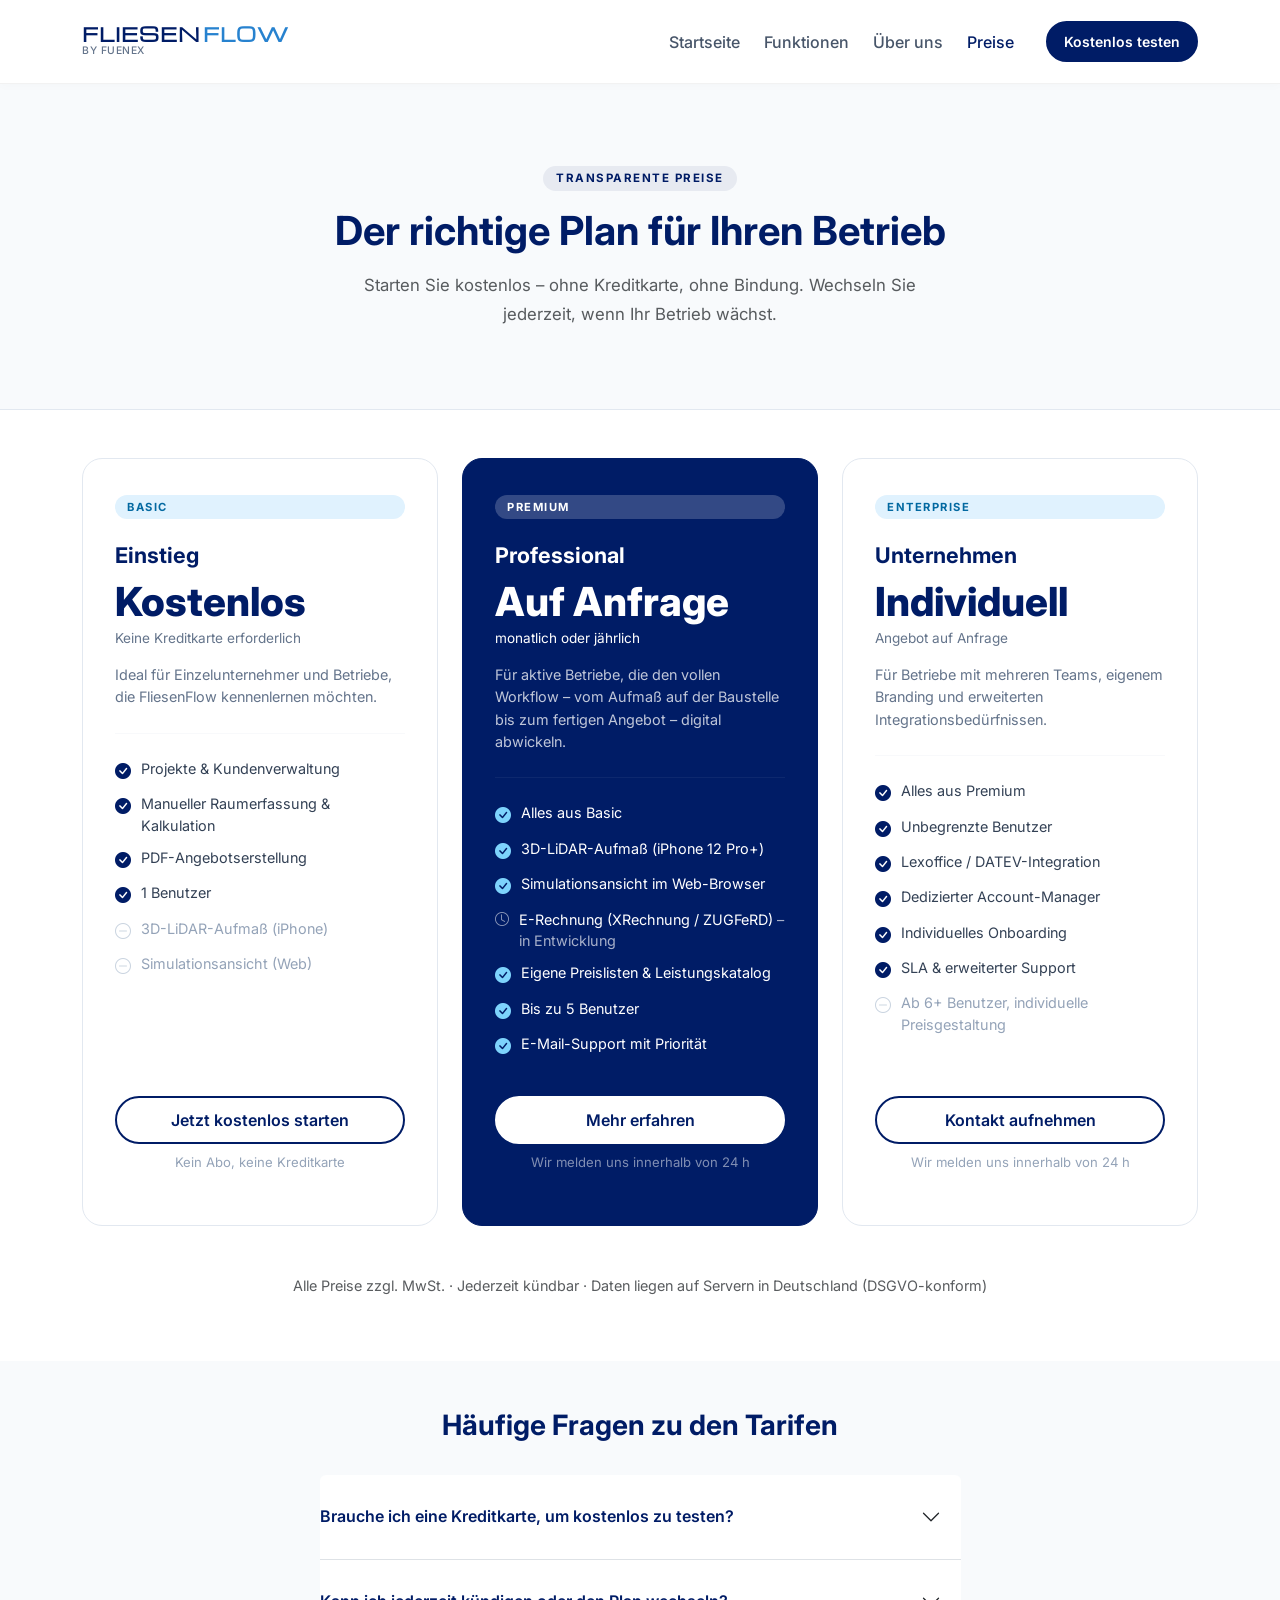
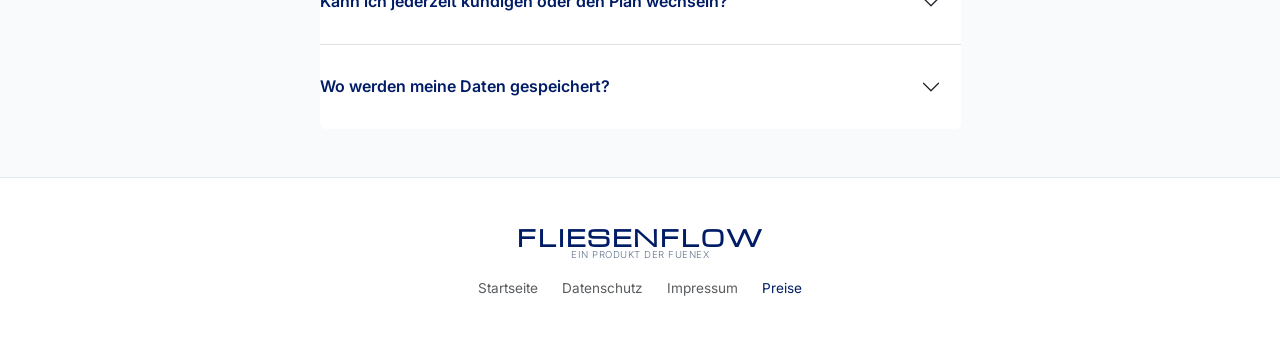
<file: preise.html>
<!DOCTYPE html>
<html lang="de">

<head>
    <meta charset="UTF-8">
    <meta name="viewport" content="width=device-width, initial-scale=1.0">
    <title>Preise | FliesenFlow – Tarife für Fliesenleger-Betriebe</title>
    <meta name="description" content="FliesenFlow Preise & Tarife – flexible Abonnements für Fliesenleger-Betriebe jeder Größe. Kostenlos testen, ohne Kreditkarte.">
    <link rel="canonical" href="https://fliesenflow.de/preise">
    <link rel="icon" type="image/svg+xml"
        href="data:image/svg+xml,<svg xmlns=%22http://www.w3.org/2000/svg%22 viewBox=%220 0 100 100%22><rect width=%22100%22 height=%22100%22 rx=%2225%22 fill=%22%23001C66%22/><text y=%2272%22 x=%2227%22 font-family=%22Inter, sans-serif%22 font-size=%2265%22 font-weight=%22800%22 fill=%22%23FFFFFF%22>F</text></svg>">
    <link href="https://cdn.jsdelivr.net/npm/bootstrap@5.3.2/dist/css/bootstrap.min.css" rel="stylesheet">
    <link href="https://cdn.jsdelivr.net/npm/bootstrap-icons@1.11.1/font/bootstrap-icons.css" rel="stylesheet">
    <link rel="preconnect" href="https://fonts.googleapis.com">
    <link rel="preconnect" href="https://fonts.gstatic.com" crossorigin>
    <link href="https://fonts.googleapis.com/css2?family=Inter:wght@300;400;500;600;700;800&family=Michroma&display=swap" rel="stylesheet">
    <link rel="stylesheet" href="styles.css">
    <style>
        html {
            scroll-behavior: smooth;
            scroll-padding-top: 85px;
        }

        .sticky-navbar {
            position: sticky;
            top: 0;
            z-index: 1030;
            background-color: rgba(255, 255, 255, 0.95);
            backdrop-filter: blur(8px);
            border-bottom: 1px solid rgba(0, 0, 0, 0.05);
            box-shadow: 0 2px 10px rgba(0, 0, 0, 0.02);
        }

        .navbar-nav .nav-link {
            color: #475569;
            font-weight: 500;
            transition: color 0.2s ease;
        }

        .navbar-nav .nav-link:hover,
        .navbar-nav .nav-link:focus,
        .navbar-nav .nav-link.active {
            color: #001C66;
        }

        .preise-hero {
            padding: 5rem 0 4rem;
            background-color: #f8fafc;
            border-bottom: 1px solid #e2e8f0;
        }

        .plan-card {
            border: 1.5px solid #e2e8f0;
            border-radius: 20px;
            padding: 2.25rem 2rem;
            background-color: #ffffff;
            height: 100%;
            transition: box-shadow 0.2s ease, border-color 0.2s ease;
            display: flex;
            flex-direction: column;
        }

        .plan-card:hover {
            box-shadow: 0 8px 32px rgba(0, 28, 102, 0.09);
            border-color: #001C66;
        }

        .plan-card.plan-featured {
            border-color: #001C66;
            background-color: #001C66;
            color: #ffffff;
        }

        .plan-card.plan-featured .plan-name,
        .plan-card.plan-featured .plan-price,
        .plan-card.plan-featured .plan-period,
        .plan-card.plan-featured .feature-item {
            color: #ffffff;
        }

        .plan-card.plan-featured .plan-description {
            color: rgba(255, 255, 255, 0.75);
        }

        .plan-card.plan-featured .feature-item .bi-check-circle-fill {
            color: #7dd3fc;
        }

        .plan-card.plan-featured .divider-line {
            border-color: rgba(255, 255, 255, 0.2);
        }

        .plan-badge {
            display: inline-block;
            background-color: #e0f2fe;
            color: #0369a1;
            font-size: 0.7rem;
            font-weight: 700;
            letter-spacing: 1.5px;
            text-transform: uppercase;
            padding: 0.25rem 0.75rem;
            border-radius: 100px;
            margin-bottom: 1.25rem;
        }

        .plan-card.plan-featured .plan-badge {
            background-color: rgba(255, 255, 255, 0.2);
            color: #ffffff;
        }

        .plan-name {
            font-size: 1.35rem;
            font-weight: 700;
            color: #001C66;
            margin-bottom: 0.5rem;
        }

        .plan-price {
            font-size: 2.5rem;
            font-weight: 800;
            color: #001C66;
            line-height: 1.1;
        }

        .plan-period {
            font-size: 0.85rem;
            color: #64748b;
            margin-bottom: 0;
        }

        .plan-description {
            font-size: 0.9rem;
            color: #64748b;
            line-height: 1.55;
            margin-bottom: 0;
        }

        .divider-line {
            border: none;
            border-top: 1px solid #e2e8f0;
            margin: 1.5rem 0;
        }

        .feature-item {
            font-size: 0.9rem;
            color: #334155;
            display: flex;
            align-items: flex-start;
            gap: 0.6rem;
            margin-bottom: 0.65rem;
        }

        .feature-item .bi-check-circle-fill {
            color: #001C66;
            font-size: 1rem;
            flex-shrink: 0;
            margin-top: 1px;
        }

        .feature-item .bi-dash-circle {
            color: #cbd5e1;
            font-size: 1rem;
            flex-shrink: 0;
            margin-top: 1px;
        }

        .plan-cta {
            margin-top: auto;
            padding-top: 1.75rem;
        }

        .btn-plan-primary {
            background-color: #ffffff;
            color: #001C66;
            border: 2px solid #ffffff;
            font-weight: 600;
            border-radius: 50px;
            padding: 0.6rem 1.25rem;
            transition: background-color 0.2s, color 0.2s;
            width: 100%;
        }

        .btn-plan-primary:hover {
            background-color: #e0f2fe;
            border-color: #e0f2fe;
            color: #001C66;
        }

        .btn-plan-outline {
            background-color: transparent;
            color: #001C66;
            border: 2px solid #001C66;
            font-weight: 600;
            border-radius: 50px;
            padding: 0.6rem 1.25rem;
            transition: background-color 0.2s, color 0.2s;
            width: 100%;
        }

        .btn-plan-outline:hover {
            background-color: #001C66;
            color: #ffffff;
        }

        .note-text {
            font-size: 0.82rem;
            color: #94a3b8;
            margin-top: 0.6rem;
            text-align: center;
        }

        .faq-tag {
            display: inline-block;
            background-color: rgba(0, 28, 102, 0.07);
            color: #001C66;
            font-size: 0.72rem;
            font-weight: 700;
            letter-spacing: 1.5px;
            text-transform: uppercase;
            padding: 0.25rem 0.85rem;
            border-radius: 100px;
            margin-bottom: 1rem;
        }
    </style>

</head>

<body>

    <nav class="navbar navbar-expand-lg sticky-navbar">
        <div class="container">
            <a class="navbar-brand d-flex flex-column align-items-start" href="index.html">
                <span class="brand-logo"><span class="brand-fliesen">Fliesen</span><span class="brand-flow">Flow</span></span>
                <span class="brand-sub">by fuenex</span>
            </a>
            <button class="navbar-toggler border-0" type="button" data-bs-toggle="collapse" data-bs-target="#navbarNav"
                aria-controls="navbarNav" aria-expanded="false" aria-label="Toggle navigation">
                <span class="navbar-toggler-icon"></span>
            </button>
            <div class="collapse navbar-collapse" id="navbarNav">
                <ul class="navbar-nav ms-auto align-items-lg-center gap-2 pt-3 pt-lg-0">
                    <li class="nav-item">
                        <a class="nav-link" href="index.html">Startseite</a>
                    </li>
                    <li class="nav-item">
                        <a class="nav-link" href="index.html#funktionen">Funktionen</a>
                    </li>
                    <li class="nav-item">
                        <a class="nav-link" href="index.html#ueber-uns">Über uns</a>
                    </li>
                    <li class="nav-item">
                        <a class="nav-link active" href="preise.html">Preise</a>
                    </li>
                    <li class="nav-item ms-lg-3 mt-2 mt-lg-0">
                        <a href="https://home-build.smartsoftsystem.de" data-app-link
                            class="btn btn-custom-primary btn-sm py-2 px-3 w-100 w-lg-auto text-white">
                            Kostenlos testen
                        </a>
                    </li>
                </ul>
            </div>
        </div>
    </nav>

    <!-- Hero -->
    <section class="preise-hero text-center">
        <div class="container">
            <span class="faq-tag">Transparente Preise</span>
            <h1 class="fw-bold mb-3" style="color: #001C66; font-size: 2.5rem;">
                Der richtige Plan für Ihren Betrieb
            </h1>
            <p class="text-muted mx-auto" style="max-width: 560px; font-size: 1.05rem; line-height: 1.7;">
                Starten Sie kostenlos – ohne Kreditkarte, ohne Bindung.
                Wechseln Sie jederzeit, wenn Ihr Betrieb wächst.
            </p>
        </div>
    </section>

    <!-- Тарифные карточки -->
    <section class="py-5" style="background-color: #ffffff;">
        <div class="container">
            <div class="row g-4 justify-content-center">

                <!-- BASIC -->
                <div class="col-lg-4 col-md-6">
                    <div class="plan-card">
                        <div class="plan-badge">Basic</div>
                        <div class="plan-name">Einstieg</div>
                        <div class="d-flex align-items-baseline gap-1 mb-1">
                            <span class="plan-price">Kostenlos</span>
                        </div>
                        <p class="plan-period mb-3">Keine Kreditkarte erforderlich</p>
                        <p class="plan-description">
                            Ideal für Einzelunternehmer und Betriebe, die FliesenFlow kennenlernen möchten.
                        </p>
                        <hr class="divider-line">
                        <div class="feature-item">
                            <i class="bi bi-check-circle-fill"></i>
                            <span>Projekte & Kundenverwaltung</span>
                        </div>
                        <div class="feature-item">
                            <i class="bi bi-check-circle-fill"></i>
                            <span>Manueller Raumerfassung & Kalkulation</span>
                        </div>
                        <div class="feature-item">
                            <i class="bi bi-check-circle-fill"></i>
                            <span>PDF-Angebotserstellung</span>
                        </div>
                        <div class="feature-item">
                            <i class="bi bi-check-circle-fill"></i>
                            <span>1 Benutzer</span>
                        </div>
                        <div class="feature-item">
                            <i class="bi bi-dash-circle"></i>
                            <span style="color: #94a3b8;">3D-LiDAR-Aufmaß (iPhone)</span>
                        </div>
                        <div class="feature-item">
                            <i class="bi bi-dash-circle"></i>
                            <span style="color: #94a3b8;">Simulationsansicht (Web)</span>
                        </div>
                        <div class="plan-cta">
                            <button type="button" class="btn btn-plan-outline"
                                data-bs-toggle="modal" data-bs-target="#supportModal"
                                data-plan="Basic"
                                data-plan-message="Ich interessiere mich für den Basic-Plan und möchte mehr erfahren.">
                                Jetzt kostenlos starten
                            </button>
                            <p class="note-text">Kein Abo, keine Kreditkarte</p>
                        </div>
                    </div>
                </div>

                <!-- PREMIUM (featured) -->
                <div class="col-lg-4 col-md-6">
                    <div class="plan-card plan-featured">
                        <div class="plan-badge">Premium</div>
                        <div class="plan-name">Professional</div>
                        <div class="d-flex align-items-baseline gap-1 mb-1">
                            <span class="plan-price">Auf Anfrage</span>
                        </div>
                        <p class="plan-period mb-3">monatlich oder jährlich</p>
                        <p class="plan-description">
                            Für aktive Betriebe, die den vollen Workflow – vom Aufmaß auf der Baustelle bis zum fertigen Angebot – digital abwickeln.
                        </p>
                        <hr class="divider-line">
                        <div class="feature-item">
                            <i class="bi bi-check-circle-fill"></i>
                            <span>Alles aus Basic</span>
                        </div>
                        <div class="feature-item">
                            <i class="bi bi-check-circle-fill"></i>
                            <span>3D-LiDAR-Aufmaß (iPhone 12 Pro+)</span>
                        </div>
                        <div class="feature-item">
                            <i class="bi bi-check-circle-fill"></i>
                            <span>Simulationsansicht im Web-Browser</span>
                        </div>
                        <div class="feature-item">
                            <i class="bi bi-clock" style="color: rgba(255, 255, 255, 0.55);"></i>
                            <span>E-Rechnung (XRechnung / ZUGFeRD)
                                <em style="color: rgba(255, 255, 255, 0.65); font-style: normal;">&ndash; in
                                    Entwicklung</em></span>
                        </div>
                        <div class="feature-item">
                            <i class="bi bi-check-circle-fill"></i>
                            <span>Eigene Preislisten & Leistungskatalog</span>
                        </div>
                        <div class="feature-item">
                            <i class="bi bi-check-circle-fill"></i>
                            <span>Bis zu 5 Benutzer</span>
                        </div>
                        <div class="feature-item">
                            <i class="bi bi-check-circle-fill"></i>
                            <span>E-Mail-Support mit Priorität</span>
                        </div>
                        <div class="plan-cta">
                            <button type="button" class="btn btn-plan-primary"
                                data-bs-toggle="modal" data-bs-target="#supportModal"
                                data-plan="Premium"
                                data-plan-message="Ich interessiere mich für den Premium-Plan (Professional) und möchte mehr erfahren.">
                                Mehr erfahren
                            </button>
                            <p class="note-text" style="color: rgba(255,255,255,0.5);">Wir melden uns innerhalb von 24 h</p>
                        </div>
                    </div>
                </div>

                <!-- ENTERPRISE -->
                <div class="col-lg-4 col-md-6">
                    <div class="plan-card">
                        <div class="plan-badge">Enterprise</div>
                        <div class="plan-name">Unternehmen</div>
                        <div class="d-flex align-items-baseline gap-1 mb-1">
                            <span class="plan-price">Individuell</span>
                        </div>
                        <p class="plan-period mb-3">Angebot auf Anfrage</p>
                        <p class="plan-description">
                            Für Betriebe mit mehreren Teams, eigenem Branding und erweiterten Integrationsbedürfnissen.
                        </p>
                        <hr class="divider-line">
                        <div class="feature-item">
                            <i class="bi bi-check-circle-fill"></i>
                            <span>Alles aus Premium</span>
                        </div>
                        <div class="feature-item">
                            <i class="bi bi-check-circle-fill"></i>
                            <span>Unbegrenzte Benutzer</span>
                        </div>
                        <div class="feature-item">
                            <i class="bi bi-check-circle-fill"></i>
                            <span>Lexoffice / DATEV-Integration</span>
                        </div>
                        <div class="feature-item">
                            <i class="bi bi-check-circle-fill"></i>
                            <span>Dedizierter Account-Manager</span>
                        </div>
                        <div class="feature-item">
                            <i class="bi bi-check-circle-fill"></i>
                            <span>Individuelles Onboarding</span>
                        </div>
                        <div class="feature-item">
                            <i class="bi bi-check-circle-fill"></i>
                            <span>SLA & erweiterter Support</span>
                        </div>
                        <div class="feature-item">
                            <i class="bi bi-dash-circle"></i>
                            <span style="color: #94a3b8;">Ab 6+ Benutzer, individuelle Preisgestaltung</span>
                        </div>
                        <div class="plan-cta">
                            <button type="button" class="btn btn-plan-outline"
                                data-bs-toggle="modal" data-bs-target="#supportModal"
                                data-plan="Enterprise"
                                data-plan-message="Ich interessiere mich für den Enterprise-Plan und möchte ein individuelles Angebot erhalten.">
                                Kontakt aufnehmen
                            </button>
                            <p class="note-text">Wir melden uns innerhalb von 24 h</p>
                        </div>
                    </div>
                </div>

            </div>

            <!-- Hinweis unter Karten -->
            <div class="row justify-content-center mt-5">
                <div class="col-lg-8 text-center">
                    <p class="text-muted" style="font-size: 0.9rem; line-height: 1.6;">
                        Alle Preise zzgl. MwSt. · Jederzeit kündbar · Daten liegen auf Servern in Deutschland (DSGVO-konform)
                    </p>
                </div>
            </div>
        </div>
    </section>

    <!-- FAQ mini -->
    <section class="py-5" style="background-color: #f8fafc;">
        <div class="container">
            <div class="row justify-content-center mb-4">
                <div class="col-lg-7 text-center">
                    <h2 class="fw-bold" style="color: #001C66; font-size: 1.75rem;">Häufige Fragen zu den Tarifen</h2>
                </div>
            </div>
            <div class="row justify-content-center">
                <div class="col-lg-7">
                    <div class="accordion border-0" id="faqPricing">

                        <div class="accordion-item border-0 border-bottom py-3">
                            <h3 class="accordion-header">
                                <button class="accordion-button collapsed fw-semibold bg-transparent text-dark shadow-none ps-0"
                                    type="button" data-bs-toggle="collapse" data-bs-target="#faq1"
                                    style="font-size: 1rem; color: #001C66 !important;">
                                    Brauche ich eine Kreditkarte, um kostenlos zu testen?
                                </button>
                            </h3>
                            <div id="faq1" class="accordion-collapse collapse" data-bs-parent="#faqPricing">
                                <div class="accordion-body ps-0 text-muted" style="font-size: 0.9rem; line-height: 1.6;">
                                    Nein. Sie können sich mit E-Mail und Passwort registrieren und sofort loslegen –
                                    ohne Zahlungsdaten, ohne Bindung.
                                </div>
                            </div>
                        </div>

                        <div class="accordion-item border-0 border-bottom py-3">
                            <h3 class="accordion-header">
                                <button class="accordion-button collapsed fw-semibold bg-transparent text-dark shadow-none ps-0"
                                    type="button" data-bs-toggle="collapse" data-bs-target="#faq2"
                                    style="font-size: 1rem; color: #001C66 !important;">
                                    Kann ich jederzeit kündigen oder den Plan wechseln?
                                </button>
                            </h3>
                            <div id="faq2" class="accordion-collapse collapse" data-bs-parent="#faqPricing">
                                <div class="accordion-body ps-0 text-muted" style="font-size: 0.9rem; line-height: 1.6;">
                                    Ja. Alle Abonnements sind monatlich kündbar. Ein Upgrade oder Downgrade ist
                                    jederzeit im Firmenprofil möglich – ohne Mehrkosten oder Wartezeit.
                                </div>
                            </div>
                        </div>

                        <div class="accordion-item border-0 py-3">
                            <h3 class="accordion-header">
                                <button class="accordion-button collapsed fw-semibold bg-transparent text-dark shadow-none ps-0"
                                    type="button" data-bs-toggle="collapse" data-bs-target="#faq3"
                                    style="font-size: 1rem; color: #001C66 !important;">
                                    Wo werden meine Daten gespeichert?
                                </button>
                            </h3>
                            <div id="faq3" class="accordion-collapse collapse" data-bs-parent="#faqPricing">
                                <div class="accordion-body ps-0 text-muted" style="font-size: 0.9rem; line-height: 1.6;">
                                    Alle Kundendaten liegen auf hochsicheren Servern in Deutschland und werden
                                    vollständig DSGVO-konform verarbeitet. Jedes Unternehmen hat einen isolierten
                                    Datenspeicher – andere Firmen haben keinen Zugriff auf Ihre Daten.
                                </div>
                            </div>
                        </div>

                    </div>
                </div>
            </div>
        </div>
    </section>

    <!-- Footer -->
    <footer class="text-center">
        <div class="container">
            <div class="d-flex flex-column align-items-center mb-3">
                <span class="brand-logo"
                    style="font-weight: 800; font-size: 1.4rem; letter-spacing: 2px; color: var(--primary-color);">FliesenFlow</span>
                <span class="brand-sub"
                    style="font-size: 0.6rem; letter-spacing: 0.5px; text-transform: uppercase; color: #64748b;">Ein
                    Produkt der fuenex</span>
            </div>
            <div class="d-flex justify-content-center gap-4">
                <a href="index.html" class="text-muted small text-decoration-none" style="font-size: 0.85rem;">Startseite</a>
                <a href="datenschutz.html" class="text-muted small text-decoration-none" style="font-size: 0.85rem;">Datenschutz</a>
                <a href="impressum.html" class="text-muted small text-decoration-none" style="font-size: 0.85rem;">Impressum</a>
                <a href="preise.html" class="text-muted small text-decoration-none" style="font-size: 0.85rem; color: #001C66 !important;">Preise</a>
            </div>
        </div>
    </footer>

    <script src="https://cdn.jsdelivr.net/npm/bootstrap@5.3.2/dist/js/bootstrap.bundle.min.js"></script>

    <!-- Support Modal -->
    <div class="modal fade" id="supportModal" tabindex="-1" aria-labelledby="supportModalLabel" aria-hidden="true">
        <div class="modal-dialog modal-dialog-centered">
            <div class="modal-content border-0 shadow-lg" style="border-radius: 16px;">
                <div class="modal-header border-0 pb-0">
                    <div>
                        <h5 class="modal-title fw-bold" id="supportModalLabel" style="color: #001C66;">Anfrage stellen</h5>
                        <p id="support-plan-hint" class="text-muted small mb-0" style="font-size: 0.8rem;"></p>
                    </div>
                    <button type="button" class="btn-close ms-auto" data-bs-dismiss="modal" aria-label="Schließen"></button>
                </div>
                <div class="modal-body pt-2">
                    <p class="text-muted small mb-3">Schreiben Sie uns – wir melden uns innerhalb von 24 Stunden zurück.</p>
                    <form id="supportForm" novalidate>
                        <div class="mb-3">
                            <label for="sf-name" class="form-label small fw-semibold">Name</label>
                            <input type="text" class="form-control" id="sf-name" name="name" maxlength="100" required>
                        </div>
                        <div class="mb-3">
                            <label for="sf-email" class="form-label small fw-semibold">E-Mail</label>
                            <input type="email" class="form-control" id="sf-email" name="email" maxlength="150" required>
                        </div>
                        <div class="mb-3">
                            <label for="sf-message" class="form-label small fw-semibold">Nachricht</label>
                            <textarea class="form-control" id="sf-message" name="message" rows="4" minlength="5"
                                maxlength="2000" required></textarea>
                        </div>
                        <div class="mb-3">
                            <div class="form-check">
                                <input class="form-check-input" type="checkbox" id="sf-consent" required>
                                <label class="form-check-label small" for="sf-consent" style="line-height: 1.5; color: #475569;">
                                    Ich stimme der Verarbeitung meiner personenbezogenen Daten gemäß der
                                    <a href="datenschutz.html" target="_blank" rel="noopener"
                                        style="color: #001C66; text-decoration: underline;">
                                        Datenschutzerklärung
                                    </a>
                                    zu. *
                                </label>
                            </div>
                        </div>
                        <div aria-hidden="true" style="position:absolute; left:-9999px; top:auto; width:1px; height:1px; overflow:hidden;">
                            <label>Website (bitte leer lassen)
                                <input type="text" id="sf-website" name="website" tabindex="-1" autocomplete="off">
                            </label>
                        </div>
                        <div id="sf-status" class="small mb-3" role="status" aria-live="polite"></div>
                        <button type="submit" id="sf-submit" class="btn btn-custom-primary w-100">
                            Nachricht senden <i class="bi bi-send ms-1"></i>
                        </button>
                    </form>
                </div>
            </div>
        </div>
    </div>

    <script>
        (function () {
            var isLocal = ['localhost', '127.0.0.1'].indexOf(location.hostname) !== -1;
            var API_BASE = isLocal ? 'http://localhost:8083' : 'https://home-build-server.shk.solutions';
            var ENDPOINT = API_BASE + '/api/v1/feedback';

            var form = document.getElementById('supportForm');
            var statusEl = document.getElementById('sf-status');
            var submitBtn = document.getElementById('sf-submit');
            var planHint = document.getElementById('support-plan-hint');
            var messageField = document.getElementById('sf-message');

            // Предзаполнение сообщения и подсказки при открытии модального окна
            document.getElementById('supportModal').addEventListener('show.bs.modal', function (e) {
                var trigger = e.relatedTarget;
                if (!trigger) return;
                var plan = trigger.getAttribute('data-plan') || '';
                var msg = trigger.getAttribute('data-plan-message') || '';
                planHint.textContent = plan ? 'Plan: ' + plan : '';
                messageField.value = msg;
                statusEl.textContent = '';
                statusEl.className = 'small mb-3';
                submitBtn.disabled = false;
                form.classList.remove('was-validated');
            });

            function setStatus(msg, type) {
                statusEl.textContent = msg;
                statusEl.className = 'small mb-3 ' + (type === 'error' ? 'text-danger' : 'text-success');
            }

            form.addEventListener('submit', async function (e) {
                e.preventDefault();
                if (!form.checkValidity()) {
                    form.reportValidity();
                    return;
                }
                setStatus('', '');
                submitBtn.disabled = true;

                var payload = {
                    name: document.getElementById('sf-name').value.trim(),
                    email: document.getElementById('sf-email').value.trim(),
                    message: (planHint.textContent ? '[' + planHint.textContent + '] ' : '') +
                             document.getElementById('sf-message').value.trim(),
                    website: document.getElementById('sf-website').value
                };

                try {
                    var res = await fetch(ENDPOINT, {
                        method: 'POST',
                        headers: { 'Content-Type': 'application/json' },
                        body: JSON.stringify(payload)
                    });
                    if (res.ok) {
                        setStatus('Vielen Dank! Ihre Nachricht wurde gesendet.', 'success');
                        form.reset();
                        planHint.textContent = '';
                    } else {
                        setStatus('Es ist ein Fehler aufgetreten. Bitte versuchen Sie es später erneut.', 'error');
                    }
                } catch (err) {
                    setStatus('Verbindung fehlgeschlagen. Bitte versuchen Sie es später erneut.', 'error');
                } finally {
                    submitBtn.disabled = false;
                }
            });
        })();
    </script>
    <script src="app-link.js"></script>
</body>

</html>
</file>
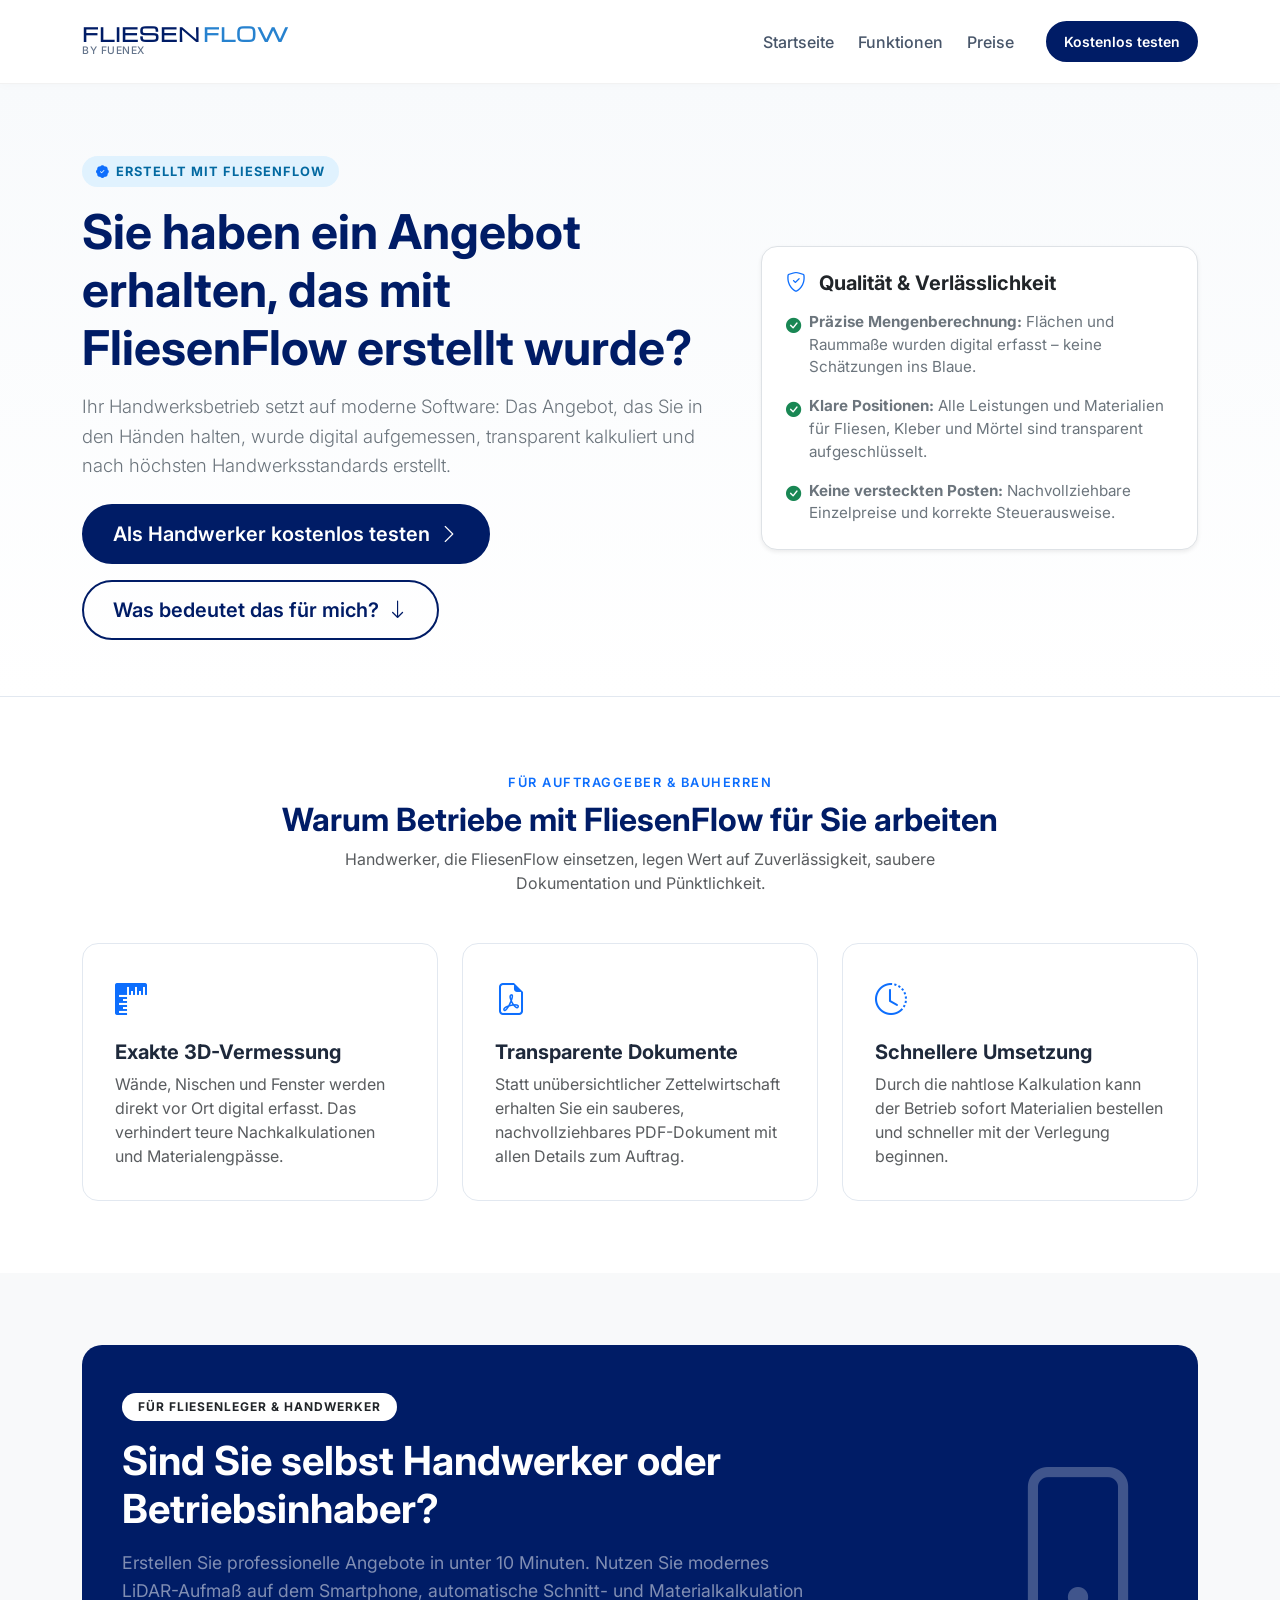
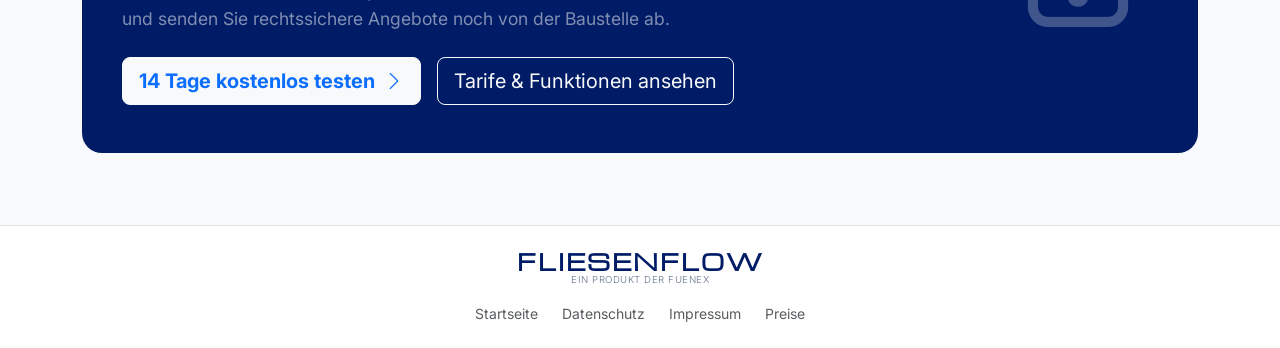
<file: r.html>
<!DOCTYPE html>
<html lang="de">

<head>
    <meta charset="UTF-8">
    <meta name="viewport" content="width=device-width, initial-scale=1.0">
    <title>Erstellt mit FliesenFlow | Transparente Angebote für Handwerk & Bauherren</title>
    <meta name="description"
        content="Sie haben ein Angebot erhalten, das mit FliesenFlow erstellt wurde? Erfahren Sie, wie moderne Fliesenleger und Handwerker mit digitalem Aufmaß und transparenter Kalkulation arbeiten.">
    <link rel="canonical" href="https://fliesenflow.de/r">
    <link rel="icon" type="image/svg+xml"
        href="data:image/svg+xml,<svg xmlns=%22http://www.w3.org/2000/svg%22 viewBox=%220 0 100 100%22><rect width=%22100%22 height=%22100%22 rx=%2225%22 fill=%22%23001C66%22/><text y=%2272%22 x=%2227%22 font-family=%22Inter, sans-serif%22 font-size=%2265%22 font-weight=%22800%22 fill=%22%23FFFFFF%22>F</text></svg>">
    
    <!-- Bootstrap 5 CSS -->
    <link href="https://cdn.jsdelivr.net/npm/bootstrap@5.3.2/dist/css/bootstrap.min.css" rel="stylesheet">
    <link href="https://cdn.jsdelivr.net/npm/bootstrap-icons@1.11.1/font/bootstrap-icons.css" rel="stylesheet">
    <link rel="preconnect" href="https://fonts.googleapis.com">
    <link rel="preconnect" href="https://fonts.gstatic.com" crossorigin>
    <link href="https://fonts.googleapis.com/css2?family=Inter:wght@300;400;500;600;700;800&family=Michroma&display=swap" rel="stylesheet">
    <link rel="stylesheet" href="styles.css">

    <style>
        html {
            scroll-behavior: smooth;
            scroll-padding-top: 85px;
        }

        .sticky-navbar {
            position: sticky;
            top: 0;
            z-index: 1030;
            background-color: rgba(255, 255, 255, 0.95);
            backdrop-filter: blur(8px);
            border-bottom: 1px solid rgba(0, 0, 0, 0.05);
            box-shadow: 0 2px 10px rgba(0, 0, 0, 0.02);
        }

        .badge-verified {
            display: inline-flex;
            align-items: center;
            gap: 6px;
            background-color: #e0f2fe;
            color: #0369a1;
            font-size: 0.8rem;
            font-weight: 700;
            letter-spacing: 1px;
            text-transform: uppercase;
            padding: 6px 14px;
            border-radius: 50px;
        }

        .hero-offer-context {
            padding: 4.5rem 0 3.5rem;
            background: linear-gradient(180deg, #f8fafc 0%, #ffffff 100%);
            border-bottom: 1px solid #e2e8f0;
        }

        .feature-card {
            border: 1px solid #e2e8f0;
            border-radius: 16px;
            padding: 2rem;
            background-color: #ffffff;
            height: 100%;
            transition: transform 0.2s ease, box-shadow 0.2s ease;
        }

        .feature-card:hover {
            transform: translateY(-3px);
            box-shadow: 0 10px 30px rgba(0, 28, 102, 0.07);
        }

        .craftsman-box {
            background-color: #001C66;
            color: #ffffff;
            border-radius: 20px;
            padding: 3rem 2.5rem;
        }

        .cookie-consent-bar {
            position: fixed;
            bottom: 0;
            left: 0;
            right: 0;
            background: #ffffff;
            border-top: 1px solid #cbd5e1;
            box-shadow: 0 -4px 20px rgba(0, 0, 0, 0.08);
            padding: 1rem 1.5rem;
            z-index: 2000;
            display: none;
        }
    </style>
</head>

<body>

    <!-- Навигация -->
    <nav class="navbar navbar-expand-lg sticky-navbar">
        <div class="container">
            <a class="navbar-brand d-flex flex-column align-items-start" href="index.html">
                <span class="brand-logo"><span class="brand-fliesen">Fliesen</span><span class="brand-flow">Flow</span></span>
                <span class="brand-sub">by fuenex</span>
            </a>

            <button class="navbar-toggler border-0" type="button" data-bs-toggle="collapse" data-bs-target="#navbarNav"
                aria-controls="navbarNav" aria-expanded="false" aria-label="Toggle navigation">
                <span class="navbar-toggler-icon"></span>
            </button>

            <div class="collapse navbar-collapse" id="navbarNav">
                <ul class="navbar-nav ms-auto align-items-lg-center gap-2 pt-3 pt-lg-0">
                    <li class="nav-item">
                        <a class="nav-link" href="index.html">Startseite</a>
                    </li>
                    <li class="nav-item">
                        <a class="nav-link" href="index.html#funktionen">Funktionen</a>
                    </li>
                    <li class="nav-item">
                        <a class="nav-link" href="preise.html">Preise</a>
                    </li>
                    <li class="nav-item ms-lg-3 mt-2 mt-lg-0">
                        <a id="btn-nav-signup" href="https://home-build.smartsoftsystem.de" data-app-link
                            class="btn btn-custom-primary btn-sm py-2 px-3 w-100 w-lg-auto text-white">
                            Kostenlos testen
                        </a>
                    </li>
                </ul>
            </div>
        </div>
    </nav>

    <!-- Главный контекстный блок: я увидел предложение -->
    <header class="hero-offer-context">
        <div class="container">
            <div class="row align-items-center g-5">
                <div class="col-lg-7">
                    <div class="mb-3">
                        <span class="badge-verified">
                            <i class="bi bi-patch-check-fill text-primary"></i> Erstellt mit FliesenFlow
                        </span>
                    </div>
                    <h1 class="display-5 fw-bold mb-3" style="color: #001C66;">
                        Sie haben ein Angebot erhalten, das mit FliesenFlow erstellt wurde?
                    </h1>
                    <p class="lead text-secondary mb-4" style="font-size: 1.15rem; line-height: 1.6;">
                        Ihr Handwerksbetrieb setzt auf moderne Software: Das Angebot, das Sie in den Händen halten,
                        wurde digital aufgemessen, transparent kalkuliert und nach höchsten Handwerksstandards erstellt.
                    </p>
                    <div class="d-flex flex-wrap gap-3">
                        <a id="btn-hero-signup" href="https://home-build.smartsoftsystem.de" data-app-link class="btn btn-custom-primary btn-lg">
                            Als Handwerker kostenlos testen <i class="bi bi-chevron-right ms-1"></i>
                        </a>
                        <a href="#vorteile" class="btn btn-custom-outline btn-lg">
                            Was bedeutet das für mich? <i class="bi bi-arrow-down ms-1"></i>
                        </a>
                    </div>
                </div>

                <div class="col-lg-5">
                    <div class="p-4 rounded-4 bg-white shadow-sm border">
                        <h5 class="fw-bold mb-3 text-dark">
                            <i class="bi bi-shield-check text-primary me-2"></i> Qualität & Verlässlichkeit
                        </h5>
                        <ul class="list-unstyled d-flex flex-column gap-3 mb-0 text-secondary" style="font-size: 0.95rem;">
                            <li class="d-flex align-items-start gap-2">
                                <i class="bi bi-check-circle-fill text-success mt-1"></i>
                                <div><strong>Präzise Mengenberechnung:</strong> Flächen und Raummaße wurden digital erfasst – keine Schätzungen ins Blaue.</div>
                            </li>
                            <li class="d-flex align-items-start gap-2">
                                <i class="bi bi-check-circle-fill text-success mt-1"></i>
                                <div><strong>Klare Positionen:</strong> Alle Leistungen und Materialien für Fliesen, Kleber und Mörtel sind transparent aufgeschlüsselt.</div>
                            </li>
                            <li class="d-flex align-items-start gap-2">
                                <i class="bi bi-check-circle-fill text-success mt-1"></i>
                                <div><strong>Keine versteckten Posten:</strong> Nachvollziehbare Einzelpreise und korrekte Steuerausweise.</div>
                            </li>
                        </ul>
                    </div>
                </div>
            </div>
        </div>
    </header>

    <!-- Секция преимуществ для заказчика -->
    <section class="py-5" id="vorteile">
        <div class="container py-4">
            <div class="text-center mb-5">
                <span class="text-primary fw-semibold text-uppercase" style="font-size: 0.8rem; letter-spacing: 1.5px;">Für Auftraggeber & Bauherren</span>
                <h2 class="fw-bold mt-2" style="color: #001C66;">Warum Betriebe mit FliesenFlow für Sie arbeiten</h2>
                <p class="text-muted mx-auto" style="max-width: 600px;">
                    Handwerker, die FliesenFlow einsetzen, legen Wert auf Zuverlässigkeit, saubere Dokumentation und Pünktlichkeit.
                </p>
            </div>

            <div class="row g-4">
                <div class="col-md-4">
                    <div class="feature-card">
                        <div class="text-primary mb-3" style="font-size: 2rem;">
                            <i class="bi bi-rulers"></i>
                        </div>
                        <h4 class="fw-bold h5 mb-2">Exakte 3D-Vermessung</h4>
                        <p class="text-muted mb-0">
                            Wände, Nischen und Fenster werden direkt vor Ort digital erfasst. Das verhindert teure Nachkalkulationen und Materialengpässe.
                        </p>
                    </div>
                </div>

                <div class="col-md-4">
                    <div class="feature-card">
                        <div class="text-primary mb-3" style="font-size: 2rem;">
                            <i class="bi bi-file-earmark-pdf"></i>
                        </div>
                        <h4 class="fw-bold h5 mb-2">Transparente Dokumente</h4>
                        <p class="text-muted mb-0">
                            Statt unübersichtlicher Zettelwirtschaft erhalten Sie ein sauberes, nachvollziehbares PDF-Dokument mit allen Details zum Auftrag.
                        </p>
                    </div>
                </div>

                <div class="col-md-4">
                    <div class="feature-card">
                        <div class="text-primary mb-3" style="font-size: 2rem;">
                            <i class="bi bi-clock-history"></i>
                        </div>
                        <h4 class="fw-bold h5 mb-2">Schnellere Umsetzung</h4>
                        <p class="text-muted mb-0">
                            Durch die nahtlose Kalkulation kann der Betrieb sofort Materialien bestellen und schneller mit der Verlegung beginnen.
                        </p>
                    </div>
                </div>
            </div>
        </div>
    </section>

    <!-- Секция для коллег / мастеров -->
    <section class="py-5 bg-light">
        <div class="container py-4">
            <div class="craftsman-box">
                <div class="row align-items-center g-4">
                    <div class="col-lg-8">
                        <span class="badge bg-white text-dark px-3 py-2 rounded-pill fw-bold mb-3" style="font-size: 0.75rem; letter-spacing: 1px;">
                            FÜR FLIESENLEGER & HANDWERKER
                        </span>
                        <h2 class="display-6 fw-bold mb-3 text-white">
                            Sind Sie selbst Handwerker oder Betriebsinhaber?
                        </h2>
                        <p class="text-white-50 mb-4" style="font-size: 1.1rem; line-height: 1.6;">
                            Erstellen Sie professionelle Angebote in unter 10 Minuten. Nutzen Sie modernes LiDAR-Aufmaß
                            auf dem Smartphone, automatische Schnitt- und Materialkalkulation und senden Sie rechtssichere
                            Angebote noch von der Baustelle ab.
                        </p>
                        <div class="d-flex flex-wrap gap-3">
                            <a id="btn-craftsman-signup" href="https://home-build.smartsoftsystem.de" data-app-link class="btn btn-light btn-lg text-primary fw-bold">
                                14 Tage kostenlos testen <i class="bi bi-chevron-right ms-1"></i>
                            </a>
                            <a href="preise.html" class="btn btn-outline-light btn-lg">
                                Tarife & Funktionen ansehen
                            </a>
                        </div>
                    </div>
                    <div class="col-lg-4 text-center text-lg-end">
                        <i class="bi bi-phone text-white opacity-25" style="font-size: 10rem;"></i>
                    </div>
                </div>
            </div>
        </div>
    </section>

    <!-- Футер -->
    <footer class="py-4 text-center border-top">
        <div class="container">
            <div class="d-flex flex-column align-items-center mb-3">
                <span class="brand-logo"
                    style="font-weight: 800; font-size: 1.4rem; letter-spacing: 2px; color: var(--primary-color);">FliesenFlow</span>
                <span class="brand-sub"
                    style="font-size: 0.6rem; letter-spacing: 0.5px; text-transform: uppercase; color: #64748b;">Ein
                    Produkt der fuenex</span>
            </div>
            <div class="d-flex justify-content-center gap-4">
                <a href="index.html" class="text-muted small text-decoration-none">Startseite</a>
                <a href="datenschutz.html" class="text-muted small text-decoration-none">Datenschutz</a>
                <a href="impressum.html" class="text-muted small text-decoration-none">Impressum</a>
                <a href="preise.html" class="text-muted small text-decoration-none">Preise</a>
            </div>
        </div>
    </footer>

    <!-- Cookie & Attribution Consent Bar -->
    <div id="cookie-consent-bar" class="cookie-consent-bar">
        <div class="container d-flex flex-column flex-md-row align-items-md-center justify-content-between gap-3">
            <div class="text-secondary small">
                Wir verwenden funktionale Zuordnungs-Cookies, um festzuhalten, dass Sie über ein Angebot zu uns gefunden haben.
                Details entnehmen Sie unserer <a href="datenschutz.html" class="text-primary text-decoration-underline">Datenschutzerklärung</a>.
            </div>
            <div class="d-flex gap-2">
                <button id="btn-cookie-accept" type="button" class="btn btn-primary btn-sm px-3">
                    Einverstanden
                </button>
                <button id="btn-cookie-close" type="button" class="btn btn-outline-secondary btn-sm px-3">
                    Schließen
                </button>
            </div>
        </div>
    </div>

    <script src="app-link.js"></script>

    <!-- Attribution & Consent Script -->
    <script>
        (function() {
            var urlParams = new URLSearchParams(window.location.search);
            var refCompanyId = urlParams.get('c') || urlParams.get('ref');
            var baseAppUrl = window.FUENEX_APP_BASE_URL;

            function buildAppUrl(companyId) {
                var target = new URL(baseAppUrl);
                target.searchParams.set("src", "pdf_badge");
                if (companyId) {
                    target.searchParams.set("ref", companyId);
                }
                return target.toString();
            }

            // Restore from storage if missing in current query
            if (!refCompanyId) {
                try {
                    refCompanyId = localStorage.getItem("fuenex_pdf_ref");
                } catch (e) {}
            }

            // Update all CTA links on page (no data sent anywhere — just rewriting hrefs)
            if (refCompanyId) {
                var finalUrl = buildAppUrl(refCompanyId);
                var signupButtons = ["btn-nav-signup", "btn-hero-signup", "btn-craftsman-signup"];
                signupButtons.forEach(function(id) {
                    var el = document.getElementById(id);
                    if (el) {
                        el.href = finalUrl;
                    }
                });
            }

            // Cookie consent & tracking
            var consentKey = "fuenex_consent_pdf_ref";
            var consentGiven = false;
            try {
                consentGiven = localStorage.getItem(consentKey) === "1";
            } catch (e) {}

            function recordAttribution() {
                if (!refCompanyId) return;
                try {
                    localStorage.setItem("fuenex_pdf_ref", refCompanyId);
                    localStorage.setItem("fuenex_src", "pdf_badge");
                } catch (e) {}
                document.cookie = "fuenex_pdf_ref=" + encodeURIComponent(refCompanyId) + "; path=/; max-age=" + (30 * 86400) + "; SameSite=Lax";
                document.cookie = "fuenex_src=pdf_badge; path=/; max-age=" + (30 * 86400) + "; SameSite=Lax";

                // Backend ping — same consent gate as the cookies above (datenschutz.html §4:
                // no tracking before the visitor has consented or acted on a CTA). Previously
                // this fired unconditionally on page load, before any consent existed.
                var isLocal = ['localhost', '127.0.0.1'].indexOf(location.hostname) !== -1;
                var API_BASE = isLocal ? 'http://localhost:8083' : 'https://home-build-server.shk.solutions';
                var pingUrl = API_BASE + '/api/v1/public/tracking/qr-scan';
                try {
                    fetch(pingUrl, {
                        method: 'POST',
                        headers: { 'Content-Type': 'application/json' },
                        body: JSON.stringify({
                            companyId: refCompanyId,
                            source: 'PDF_BADGE'
                        })
                    }).catch(function(err) {
                        console.debug('Tracking ping failed', err);
                    });
                } catch (e) {}
            }

            var consentBar = document.getElementById("cookie-consent-bar");
            if (consentGiven) {
                // Returning visitor who already consented on a previous visit — refresh the
                // 30-day cookies and ping without asking again.
                recordAttribution();
            } else if (consentBar && refCompanyId) {
                consentBar.style.display = "block";
            }

            var btnAccept = document.getElementById("btn-cookie-accept");
            if (btnAccept) {
                btnAccept.addEventListener("click", function() {
                    try {
                        localStorage.setItem(consentKey, "1");
                    } catch (e) {}
                    recordAttribution();
                    if (consentBar) consentBar.style.display = "none";
                });
            }

            var btnClose = document.getElementById("btn-cookie-close");
            if (btnClose) {
                btnClose.addEventListener("click", function() {
                    if (consentBar) consentBar.style.display = "none";
                });
            }

            // Also record attribution on click of any CTA button
            document.querySelectorAll("a[id*='signup']").forEach(function(btn) {
                btn.addEventListener("click", function() {
                    recordAttribution();
                });
            });
        })();
    </script>

    <script src="https://cdn.jsdelivr.net/npm/bootstrap@5.3.2/dist/js/bootstrap.bundle.min.js"></script>
</body>

</html>
</file>
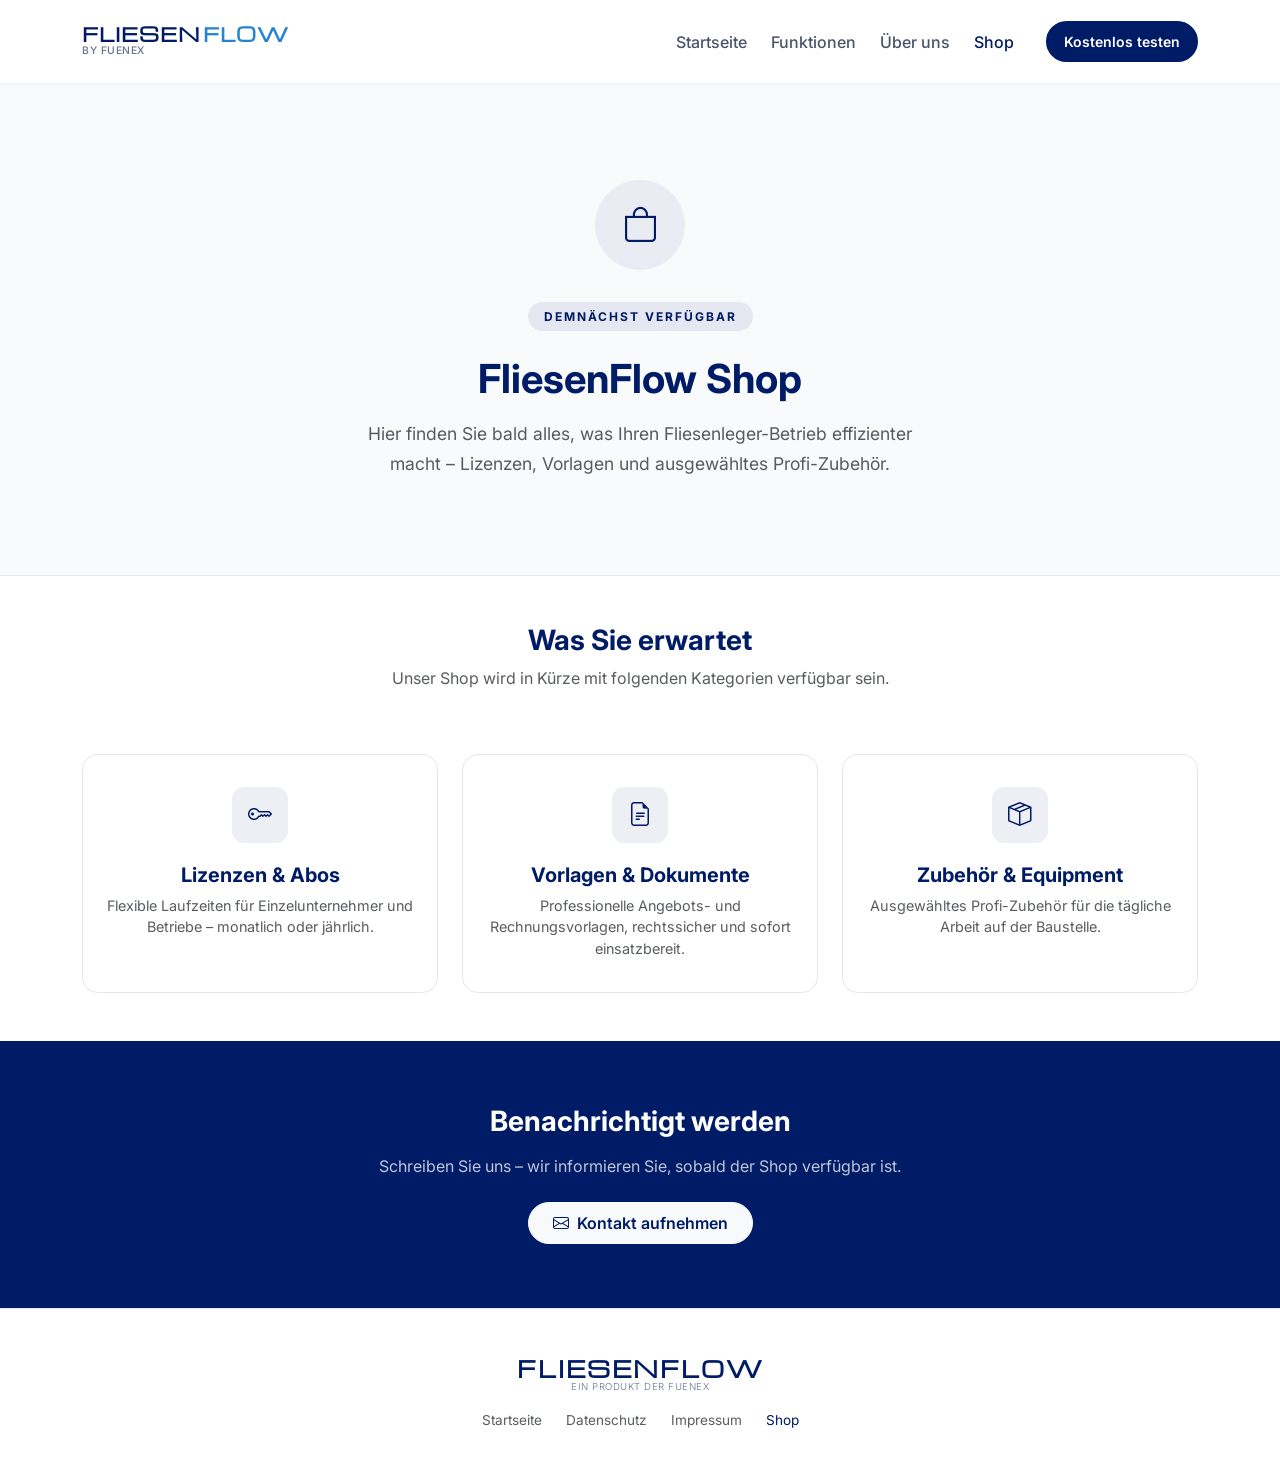
<file: shop.html>
<!DOCTYPE html>
<html lang="de">

<head>
    <meta charset="UTF-8">
    <meta name="viewport" content="width=device-width, initial-scale=1.0">
    <title>Shop | FliesenFlow – Materialien & Zubehör</title>
    <meta name="description" content="FliesenFlow Shop – Materialien, Zubehör und Lizenzen für Fliesenleger. Demnächst verfügbar.">
    <link rel="canonical" href="https://fliesenflow.de/shop">
    <link rel="icon" type="image/svg+xml"
        href="data:image/svg+xml,<svg xmlns=%22http://www.w3.org/2000/svg%22 viewBox=%220 0 100 100%22><rect width=%22100%22 height=%22100%22 rx=%2225%22 fill=%22%23001C66%22/><text y=%2272%22 x=%2227%22 font-family=%22Inter, sans-serif%22 font-size=%2265%22 font-weight=%22800%22 fill=%22%23FFFFFF%22>F</text></svg>">
    <link href="https://cdn.jsdelivr.net/npm/bootstrap@5.3.2/dist/css/bootstrap.min.css" rel="stylesheet">
    <link href="https://cdn.jsdelivr.net/npm/bootstrap-icons@1.11.1/font/bootstrap-icons.css" rel="stylesheet">
    <link rel="preconnect" href="https://fonts.googleapis.com">
    <link rel="preconnect" href="https://fonts.gstatic.com" crossorigin>
    <link href="https://fonts.googleapis.com/css2?family=Inter:wght@300;400;500;600;700;800&family=Michroma&display=swap" rel="stylesheet">
    <link rel="stylesheet" href="styles.css">
    <style>
        html {
            scroll-behavior: smooth;
            scroll-padding-top: 85px;
        }
        .sticky-navbar {
            position: sticky;
            top: 0;
            z-index: 1030;
            background-color: rgba(255, 255, 255, 0.95);
            backdrop-filter: blur(8px);
            border-bottom: 1px solid rgba(0, 0, 0, 0.05);
            box-shadow: 0 2px 10px rgba(0, 0, 0, 0.02);
        }
        .navbar-nav .nav-link {
            color: #475569;
            font-weight: 500;
            transition: color 0.2s ease;
        }
        .navbar-nav .nav-link:hover,
        .navbar-nav .nav-link:focus,
        .navbar-nav .nav-link.active {
            color: #001C66;
        }
        .shop-hero {
            padding: 6rem 0 5rem;
            background-color: #f8fafc;
            border-bottom: 1px solid #e2e8f0;
        }
        .coming-soon-badge {
            display: inline-block;
            background-color: rgba(0, 28, 102, 0.08);
            color: #001C66;
            font-size: 0.75rem;
            font-weight: 700;
            letter-spacing: 2px;
            text-transform: uppercase;
            padding: 0.35rem 1rem;
            border-radius: 100px;
            margin-bottom: 1.5rem;
        }
        .shop-icon-circle {
            width: 90px;
            height: 90px;
            background-color: rgba(0, 28, 102, 0.06);
            border-radius: 50%;
            display: flex;
            align-items: center;
            justify-content: center;
            margin: 0 auto 2rem;
        }
        .category-card {
            border: 1px solid #e2e8f0;
            border-radius: 16px;
            padding: 2rem 1.5rem;
            text-align: center;
            transition: box-shadow 0.2s ease, border-color 0.2s ease;
            background-color: #ffffff;
            height: 100%;
        }
        .category-card:hover {
            box-shadow: 0 8px 24px rgba(0, 28, 102, 0.08);
            border-color: #001C66;
        }
        .category-card .icon-wrap {
            width: 56px;
            height: 56px;
            background-color: rgba(0, 28, 102, 0.07);
            border-radius: 12px;
            display: flex;
            align-items: center;
            justify-content: center;
            margin: 0 auto 1.25rem;
        }
        .notify-section {
            background-color: #001C66;
            padding: 4rem 0;
        }
    </style>

</head>

<body>

    <nav class="navbar navbar-expand-lg sticky-navbar">
        <div class="container">
            <a class="navbar-brand d-flex flex-column align-items-start" href="index.html">
                <span class="brand-logo"><span class="brand-fliesen">Fliesen</span><span class="brand-flow">Flow</span></span>
                <span class="brand-sub">by fuenex</span>
            </a>
            <button class="navbar-toggler border-0" type="button" data-bs-toggle="collapse" data-bs-target="#navbarNav"
                aria-controls="navbarNav" aria-expanded="false" aria-label="Toggle navigation">
                <span class="navbar-toggler-icon"></span>
            </button>
            <div class="collapse navbar-collapse" id="navbarNav">
                <ul class="navbar-nav ms-auto align-items-lg-center gap-2 pt-3 pt-lg-0">
                    <li class="nav-item">
                        <a class="nav-link" href="index.html">Startseite</a>
                    </li>
                    <li class="nav-item">
                        <a class="nav-link" href="index.html#funktionen">Funktionen</a>
                    </li>
                    <li class="nav-item">
                        <a class="nav-link" href="index.html#ueber-uns">Über uns</a>
                    </li>
                    <li class="nav-item">
                        <a class="nav-link active" href="shop.html">Shop</a>
                    </li>
                    <li class="nav-item ms-lg-3 mt-2 mt-lg-0">
                        <a href="https://home-build.smartsoftsystem.de" data-app-link
                            class="btn btn-custom-primary btn-sm py-2 px-3 w-100 w-lg-auto text-white">
                            Kostenlos testen
                        </a>
                    </li>
                </ul>
            </div>
        </div>
    </nav>

    <!-- Hero -->
    <section class="shop-hero text-center">
        <div class="container">
            <div class="shop-icon-circle">
                <i class="bi bi-bag" style="font-size: 2.2rem; color: #001C66;"></i>
            </div>
            <span class="coming-soon-badge">Demnächst verfügbar</span>
            <h1 class="fw-bold mb-3" style="color: #001C66; font-size: 2.5rem;">FliesenFlow Shop</h1>
            <p class="text-muted mx-auto" style="max-width: 560px; font-size: 1.1rem; line-height: 1.7;">
                Hier finden Sie bald alles, was Ihren Fliesenleger-Betrieb effizienter macht –
                Lizenzen, Vorlagen und ausgewähltes Profi-Zubehör.
            </p>
        </div>
    </section>

    <!-- Категории-заглушки -->
    <section class="py-5" style="background-color: #ffffff;">
        <div class="container">
            <div class="row justify-content-center mb-5">
                <div class="col-lg-7 text-center">
                    <h2 class="fw-bold" style="color: #001C66; font-size: 1.75rem;">Was Sie erwartet</h2>
                    <p class="text-muted mt-2">Unser Shop wird in Kürze mit folgenden Kategorien verfügbar sein.</p>
                </div>
            </div>
            <div class="row g-4 justify-content-center">

                <div class="col-md-4 col-sm-6">
                    <div class="category-card">
                        <div class="icon-wrap">
                            <i class="bi bi-key" style="font-size: 1.5rem; color: #001C66;"></i>
                        </div>
                        <h3 class="fw-bold h5 mb-2" style="color: #001C66;">Lizenzen & Abos</h3>
                        <p class="text-muted mb-0" style="font-size: 0.9rem; line-height: 1.5;">
                            Flexible Laufzeiten für Einzelunternehmer und Betriebe – monatlich oder jährlich.
                        </p>
                    </div>
                </div>

                <div class="col-md-4 col-sm-6">
                    <div class="category-card">
                        <div class="icon-wrap">
                            <i class="bi bi-file-earmark-text" style="font-size: 1.5rem; color: #001C66;"></i>
                        </div>
                        <h3 class="fw-bold h5 mb-2" style="color: #001C66;">Vorlagen & Dokumente</h3>
                        <p class="text-muted mb-0" style="font-size: 0.9rem; line-height: 1.5;">
                            Professionelle Angebots- und Rechnungsvorlagen, rechtssicher und sofort einsatzbereit.
                        </p>
                    </div>
                </div>

                <div class="col-md-4 col-sm-6">
                    <div class="category-card">
                        <div class="icon-wrap">
                            <i class="bi bi-box-seam" style="font-size: 1.5rem; color: #001C66;"></i>
                        </div>
                        <h3 class="fw-bold h5 mb-2" style="color: #001C66;">Zubehör & Equipment</h3>
                        <p class="text-muted mb-0" style="font-size: 0.9rem; line-height: 1.5;">
                            Ausgewähltes Profi-Zubehör für die tägliche Arbeit auf der Baustelle.
                        </p>
                    </div>
                </div>

            </div>
        </div>
    </section>

    <!-- Блок уведомления -->
    <section class="notify-section">
        <div class="container text-center">
            <h2 class="fw-bold text-white mb-3" style="font-size: 1.75rem;">Benachrichtigt werden</h2>
            <p class="mb-4" style="color: rgba(255,255,255,0.75); font-size: 1rem;">
                Schreiben Sie uns – wir informieren Sie, sobald der Shop verfügbar ist.
            </p>
            <a href="https://mail.google.com/mail/?view=cm&fs=1&to=fuenex.info@gmail.com&su=Shop+Benachrichtigung"
                target="_blank" class="btn btn-light fw-semibold px-4 py-2" style="border-radius: 50px; color: #001C66;">
                <i class="bi bi-envelope me-2"></i>Kontakt aufnehmen
            </a>
        </div>
    </section>

    <!-- Футер -->
    <footer class="text-center">
        <div class="container">
            <div class="d-flex flex-column align-items-center mb-3">
                <span class="brand-logo"
                    style="font-weight: 800; font-size: 1.4rem; letter-spacing: 2px; color: var(--primary-color);">FliesenFlow</span>
                <span class="brand-sub"
                    style="font-size: 0.6rem; letter-spacing: 0.5px; text-transform: uppercase; color: #64748b;">Ein
                    Produkt der fuenex</span>
            </div>
            <div class="d-flex justify-content-center gap-4">
                <a href="index.html" class="text-muted small text-decoration-none" style="font-size: 0.85rem;">Startseite</a>
                <a href="datenschutz.html" class="text-muted small text-decoration-none" style="font-size: 0.85rem;">Datenschutz</a>
                <a href="impressum.html" class="text-muted small text-decoration-none" style="font-size: 0.85rem;">Impressum</a>
                <a href="shop.html" class="text-muted small text-decoration-none" style="font-size: 0.85rem; color: #001C66 !important;">Shop</a>
            </div>
        </div>
    </footer>

    <script src="https://cdn.jsdelivr.net/npm/bootstrap@5.3.2/dist/js/bootstrap.bundle.min.js"></script>
    <script src="app-link.js"></script>
</body>

</html>
</file>
<file: styles.css>
:root {
    --primary-color: #001C66;
    /* Темно-синий бренд-цвет */
    --accent-color: #0d6efd;
    --text-dark: #1e293b;
}

body {
    font-family: 'Inter', sans-serif;
    color: var(--text-dark);
    background-color: #ffffff;
    overflow-x: hidden;
}

html {
    scroll-behavior: smooth;
    /* Высота хедера ~80px. Добавляем отступ, чтобы хедер не перекрывал заголовки секций при клике */
    scroll-padding-top: 85px; 
}

/* Фиксируем белый фон и тень для закрепленной шапки */
.sticky-navbar {
    position: sticky;
    top: 0;
    z-index: 1030;
    background-color: rgba(255, 255, 255, 0.95);
    backdrop-filter: blur(8px);
    border-bottom: 1px solid rgba(0, 0, 0, 0.05);
    box-shadow: 0 2px 10px rgba(0, 0, 0, 0.02);
}

.navbar-nav .nav-link {
    color: #475569;
    font-weight: 500;
    transition: color 0.2s ease;
}

.navbar-nav .nav-link:hover,
.navbar-nav .nav-link:focus {
    color: #001C66;
}

/* Навигация */
.navbar {
    padding: 1.2rem 0;
    background-color: #ffffff;
    position: relative;
    z-index: 10;
}

.navbar-brand .brand-logo {
    font-weight: 800;
    font-size: 1.2rem;
    letter-spacing: 1px;
    line-height: 1;
    display: inline-flex;
    gap: 2px;
}

.navbar-brand .brand-fliesen {
    color: var(--primary-color);
}

.navbar-brand .brand-flow {
    color: #2782CF;
}

.navbar-brand .brand-sub {
    font-size: 0.65rem;
    font-weight: 500;
    color: #64748b;
    letter-spacing: 0.5px;
    text-transform: uppercase;
}

/* --- СТИЛИЗАЦИЯ ЛОГОТИПА ШРИФТОМ MICHROMA --- */
.brand-logo {
    font-family: 'Michroma', sans-serif;
    font-size: 1.0rem;
    letter-spacing: 1px;
    line-height: 1;
    text-transform: uppercase;
    display: inline-flex;
    gap: 2px;
}

.brand-fliesen {
    color: var(--primary-color);
}

.brand-flow {
    color: #2782CF;
}

.brand-sub {
    font-size: 0.65rem;
    font-weight: 300;
    color: #64748b;
    letter-spacing: 0.5px;
    text-transform: uppercase;
}

/* На мобильных экранах логотип уменьшаем ещё больше */
@media (max-width: 575.98px) {
    .navbar-brand .brand-logo {
        font-size: 0.85rem;
        letter-spacing: 0;
        gap: 1px;
    }
}

/* --- ПЕРВЫЙ ЭКРАН (HERO) НА ВЕСЬ ЭКРАН --- */
.hero-section {
    position: relative;
    width: 100%;
    /* Минимальная высота блока */
    min-height: 850px;
    display: flex;
    align-items: center;
    /* Картинка на весь фон + градиент для читаемости текста */
    background-image:
        linear-gradient(90deg, rgba(255, 255, 255, 0.95) 0%, rgba(255, 255, 255, 0.7) 45%, rgba(255, 255, 255, 0) 80%),
        url('fuenex_main.jpg');
    background-size: cover;
    background-position: center;
    background-repeat: no-repeat;
}

/* Мобильная версия первого экрана */
@media (max-width: 991px) {
    .hero-section {
        padding: 4rem 0 10rem 0;
        /* На мобильных градиент идет сверху вниз, чтобы текст читался, а внизу была видна картинка */
        background-image:
            linear-gradient(180deg, rgba(255, 255, 255, 0.95) 0%, rgba(255, 255, 255, 0.8) 50%, rgba(255, 255, 255, 0) 100%),
            url('fuenex_main.jpg');
        background-position: center right;
    }
}

.hero-title {
    font-weight: 500;
    font-size: 3.5rem;
    color: var(--primary-color);
    line-height: 1.15;
    margin-bottom: 1.5rem;
}

@media (max-width: 991px) {
    .hero-title {
        font-size: 2.8rem;
    }
}

.hero-subtitle {
    font-size: 1.25rem;
    color: #475569;
    margin-bottom: 2.5rem;
    font-weight: 500;
}

/* Кнопки */
.btn-custom-primary {
    background-color: var(--primary-color);
    color: #ffffff;
    font-weight: 600;
    padding: 0.8rem 1.8rem;
    border-radius: 50px;
    border: 2px solid var(--primary-color);
    transition: all 0.2s ease-in-out;
    text-decoration: none;
}

.btn-custom-primary:hover {
    background-color: #001242;
    border-color: #001242;
    color: #ffffff;
}

.btn-custom-outline {
    background-color: transparent;
    color: var(--primary-color);
    font-weight: 600;
    padding: 0.8rem 1.8rem;
    border-radius: 50px;
    border: 2px solid var(--primary-color);
    transition: all 0.2s ease-in-out;
    text-decoration: none;
}

.btn-custom-outline:hover {
    background-color: var(--primary-color);
    color: #ffffff;
}

/* --- БЛОК ПРОЦЕССА (Шаги 1-4) --- */
.process-section {
    padding: 5rem 0;
    background-color: #ffffff;
    border-top: 1px solid #f1f5f9;
}

.step-container {
    text-align: center;
    position: relative;
}

@media (min-width: 992px) {
    .step-container:not(:last-child)::after {
        content: '';
        position: absolute;
        top: 25%;
        right: -15%;
        width: 30%;
        height: 2px;
        border-top: 2px dashed #cbd5e1;
        z-index: 1;
    }
}

.step-icon-wrapper {
    width: 80px;
    height: 80px;
    margin: 0 auto 1.5rem auto;
    display: flex;
    align-items: center;
    justify-content: center;
    background-color: #ffffff;
    z-index: 2;
    position: relative;
}

/* --- УНИВЕРСАЛЬНЫЙ ЦВЕТ И РАЗМЕР ДЛЯ ИКОНОК --- */
.step-icon-wrapper svg {
    width: 50px;
    height: 50px;
}

/* Окрашивание для иконок с заливкой (Font Awesome - Шаги 1, 2, 4) */
.step-icon-wrapper svg path {
    fill: var(--primary-color);
}

/* Окрашивание для контурных иконок (Шаг 3) */
.step-icon-wrapper svg[stroke="currentColor"] {
    stroke: var(--primary-color) !important;
}

.step-icon-wrapper svg[stroke="currentColor"] path {
    stroke: var(--primary-color) !important;
    fill: none !important;
    /* Отменяем заливку для контурных иконок */
}

.step-number {
    display: inline-flex;
    align-items: center;
    justify-content: center;
    width: 28px;
    height: 28px;
    background-color: #e2e8f0;
    color: var(--primary-color);
    border-radius: 50%;
    font-weight: 700;
    font-size: 0.85rem;
    margin-bottom: 0.75rem;
}

.step-text {
    font-weight: 600;
    font-size: 1rem;
    color: var(--text-dark);
}

/* --- ВТОРАЯ СЕКЦИЯ (CTA ПЕРЕД ПОДВАЛОМ) НА ВЕСЬ ЭКРАН --- */
.cta-section {
    position: relative;
    width: 100%;
    min-height: 550px;
    padding: 6rem 0;
    display: flex;
    align-items: center;
    /* Картинка плитки на весь фон */
    background-image:
        linear-gradient(90deg, rgba(255, 255, 255, 0.95) 0%, rgba(255, 255, 255, 0.7) 45%, rgba(255, 255, 255, 0) 100%),
        url('fuenex_befor_footer.jpg');
    background-size: cover;
    background-position: center;
    background-repeat: no-repeat;
}

.button_contact_us {
    background-color: #dbdbdb;
}

/* Мобильная версия второй секции */
@media (max-width: 991px) {
    .cta-section {
        padding: 4rem 0 10rem 0;
        background-image:
            linear-gradient(180deg, rgba(255, 255, 255, 0.95) 0%, rgba(255, 255, 255, 0.8) 50%, rgba(255, 255, 255, 0) 100%),
            url('fuenex_befor_footer.jpg');
        background-position: center;
    }
}

.cta-title {
    font-weight: 700;
    font-size: 2.2rem;
    color: var(--primary-color);
    line-height: 1.3;
    margin-bottom: 2rem;
}

/* Подвал */
footer {
    padding: 3rem 0;
    background-color: #ffffff;
    border-top: 1px solid #e2e8f0;
}
</file>
